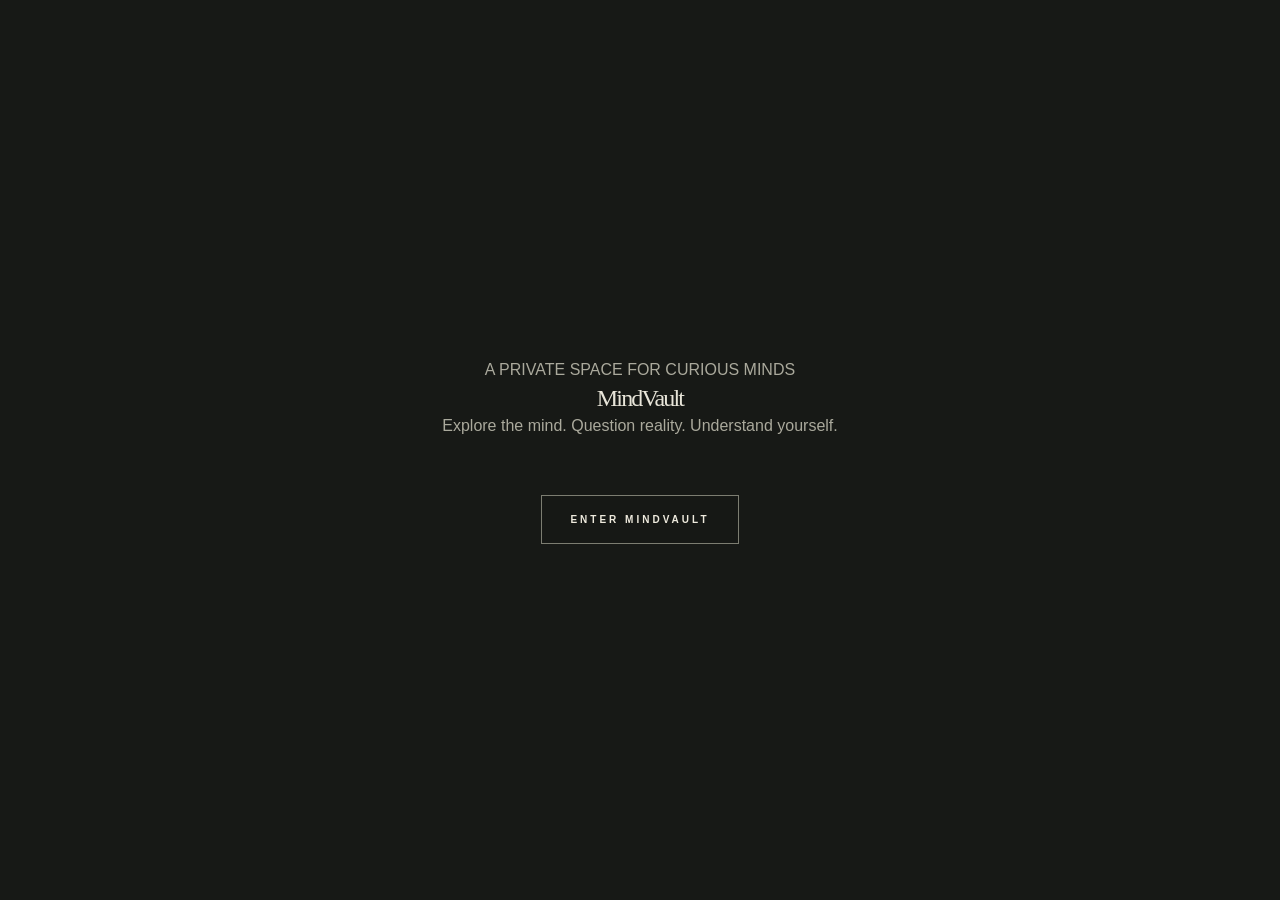
<file: index.html>
<!DOCTYPE html>
<html lang="en">
<head>
  <meta charset="UTF-8">
  <meta name="viewport" content="width=device-width, initial-scale=1.0">
  <meta name="theme-color" content="#101014">

  <title>MindVault | Explore the Mind</title>

  <meta
    name="description"
    content="MindVault is a space to explore philosophy, psychology, neuroscience, and the way we think."
  >

  <link rel="stylesheet" href="styles.css">
  <script src="app.js" defer></script>
</head>

<body>

  <!-- ENTRY SCREEN -->
  <section class="entry-screen" id="entryScreen">
    <div class="entry-content">
      <p class="eyebrow">A PRIVATE SPACE FOR CURIOUS MINDS</p>

      <h1>Mind<span>Vault</span></h1>

      <p class="entry-description">
        Explore the mind. Question reality. Understand yourself.
      </p>

      <button class="enter-button" id="enterButton" type="button">
        ENTER MINDVAULT
      </button>
    </div>
  </section>


  <!-- MAIN WEBSITE -->
  <div class="site-wrapper" id="siteWrapper" hidden>

    <!-- HEADER -->
    <header class="site-header">
      <a href="#home" class="logo">Mind<span>Vault</span></a>

      <nav class="main-nav" aria-label="Main navigation">
        <a href="#home">Home</a>
        <a href="#explore">Explore</a>
        <a href="#daily-ideas">Daily Ideas</a>
        <a href="#about">About</a>
      </nav>

      <button class="account-button" id="accountButton" type="button">
        Account
      </button>
    </header>


    <main>

      <!-- HERO -->
      <section class="hero-section" id="home">
        <div class="hero-content">
          <p class="eyebrow">THINK BEYOND THE OBVIOUS</p>

          <h2>
            Your mind is a universe.
            <span>Explore it.</span>
          </h2>

          <p>
            A place for ideas, questions, perspectives, and the science
            behind human thought.
          </p>

          <a href="#explore" class="primary-button">
            Explore MindVault
          </a>
        </div>

        <div class="hero-image">
          <img
            src="assets/hero-landscape.svg"
            alt="Atmospheric landscape representing exploration and thought"
          >
        </div>
      </section>


      <!-- INTRODUCTION -->
      <section class="intro-section" id="about">
        <p class="eyebrow">WELCOME TO MINDVAULT</p>

        <h2>Curiosity has no boundaries.</h2>

        <p>
          MindVault brings together philosophy, psychology, and neuroscience
          to help you examine ideas, understand behaviour, and question
          the assumptions shaping your world.
        </p>
      </section>


      <!-- EXPLORE -->
      <section class="explore-section" id="explore">
        <div class="section-heading">
          <p class="eyebrow">THE KNOWLEDGE LIBRARY</p>
          <h2>Explore your interests.</h2>
        </div>

        <div class="explore-grid">

          <article class="explore-card">
            <span class="card-number">01</span>
            <h3>Philosophy</h3>
            <p>
              Explore existence, ethics, identity, reality, and the
              questions that have challenged humanity for centuries.
            </p>
            <a href="#philosophy">Explore philosophy →</a>
          </article>

          <article class="explore-card">
            <span class="card-number">02</span>
            <h3>Psychology</h3>
            <p>
              Discover human behaviour, personality, emotions,
              cognition, and the patterns behind our decisions.
            </p>
            <a href="#psychology">Explore psychology →</a>
          </article>

          <article class="explore-card">
            <span class="card-number">03</span>
            <h3>Neuroscience</h3>
            <p>
              Learn about the brain, neural systems, memory,
              perception, and the biology of the mind.
            </p>
            <a href="#neuroscience">Explore neuroscience →</a>
          </article>

        </div>
      </section>


      <!-- DAILY IDEAS -->
      <section class="daily-section" id="daily-ideas">
        <p class="eyebrow">A LITTLE SOMETHING TO THINK ABOUT</p>
        <h2>Daily Ideas</h2>

        <p>
          One idea can change the way you see an entire subject.
        </p>

        <div class="daily-grid">
          <article class="daily-card">
            <h3>Philosophy</h3>
            <p>Questions about existence, meaning, and reality.</p>
          </article>

          <article class="daily-card">
            <h3>Psychology</h3>
            <p>Insights into behaviour, personality, and thought.</p>
          </article>

          <article class="daily-card">
            <h3>Neuroscience</h3>
            <p>Discoveries about the brain and nervous system.</p>
          </article>
        </div>
      </section>


      <!-- PERCEPTION LAB -->
      <section class="perception-section">
        <div class="section-heading">
          <p class="eyebrow">QUESTION YOUR PERSPECTIVE</p>
          <h2>Perception Lab</h2>
        </div>

        <p>
          Explore how context, assumptions, and interpretation
          can influence the way people understand the same situation.
        </p>

        <button class="secondary-button" id="perceptionButton" type="button">
          Enter the Lab
        </button>
      </section>


      <!-- CLOSING -->
      <section class="closing-section">
        <img
          src="assets/closing-landscape.svg"
          alt="A quiet atmospheric landscape"
        >

        <div class="closing-content">
          <p class="eyebrow">STAY CURIOUS</p>
          <h2>Never stop questioning.</h2>
          <p>Think independently. Explore deeply. Keep learning.</p>
        </div>
      </section>

    </main>


    <!-- FOOTER -->
    <footer class="site-footer">
      <a href="#home" class="logo">Mind<span>Vault</span></a>

      <p>
        A space for curious minds.
      </p>

      <p class="copyright">
        © 2026 MindVault. All rights reserved.
      </p>
    </footer>

  </div>

</body>
</html>
</file>
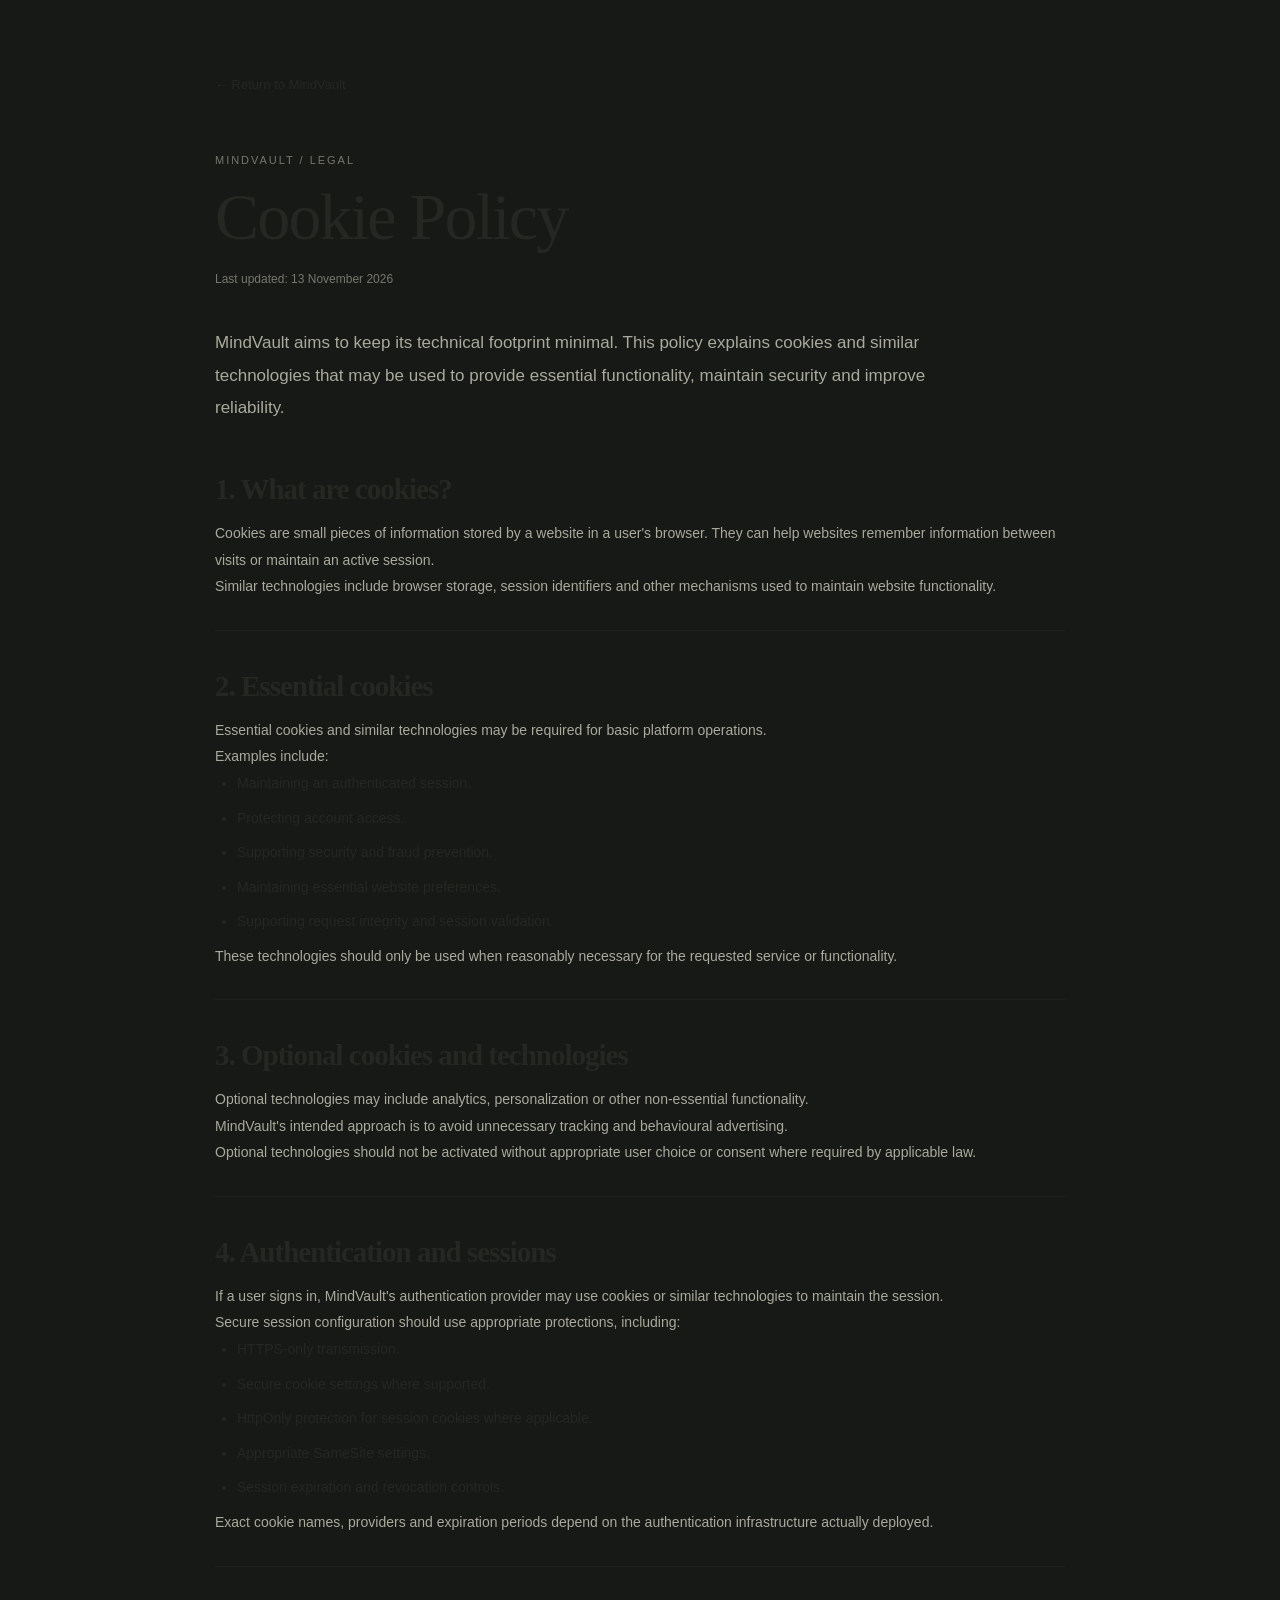
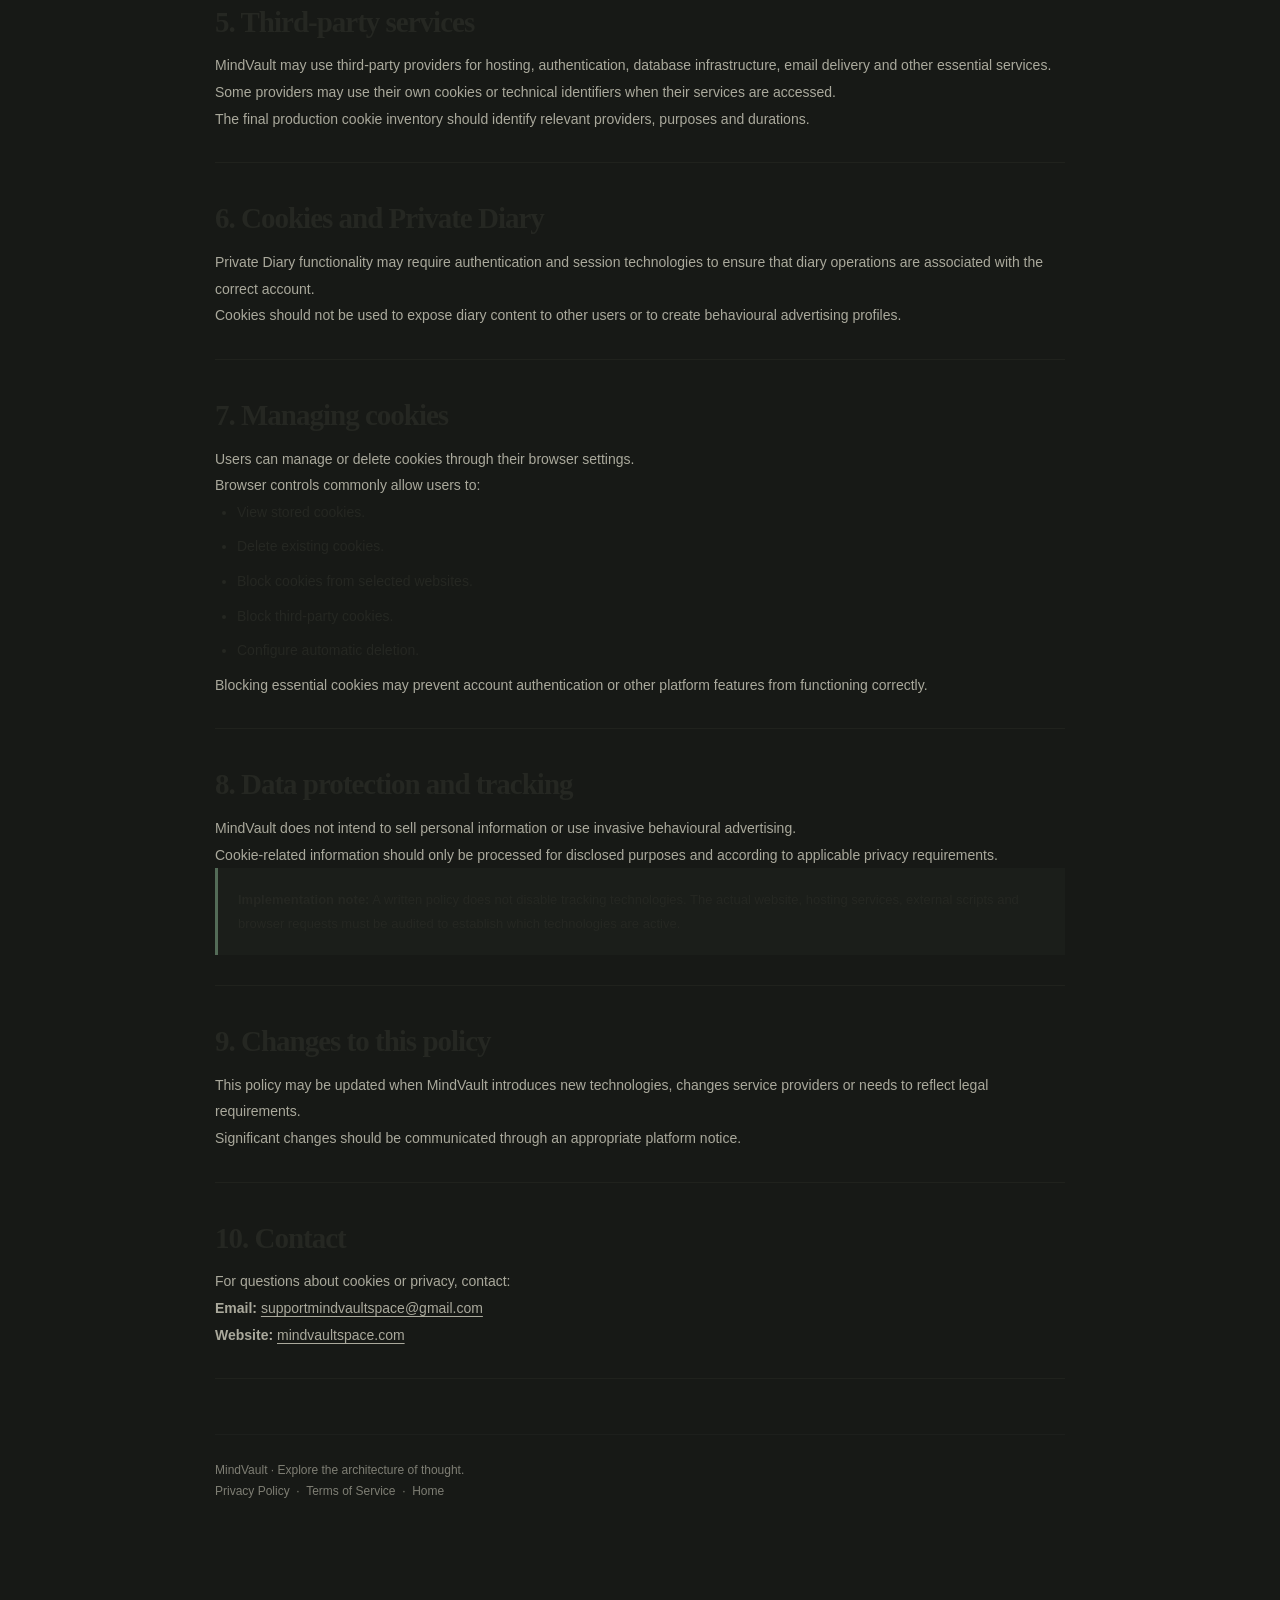
<file:  cookies.html>
<!DOCTYPE html>
<html lang="en">
<head>
  <meta charset="UTF-8">
  <meta name="viewport" content="width=device-width, initial-scale=1.0">

  <title>Cookie Policy | MindVault</title>

  <meta
    name="description"
    content="Understand how MindVault uses cookies and similar technologies."
  >

  <meta name="robots" content="index, follow">
  <meta name="theme-color" content="#171916">

  <link rel="stylesheet" href="styles.css">

  <style>
    .legal-page {
      min-height: 100vh;
      padding: 70px 22px 100px;
      background: var(--background, #f7f6f1);
      color: var(--text, #252722);
    }

    .legal-container {
      width: min(100%, 850px);
      margin: 0 auto;
    }

    .legal-back {
      display: inline-block;
      margin-bottom: 55px;
      color: inherit;
      font-size: 13px;
      text-decoration: none;
    }

    .legal-back:hover {
      opacity: 0.65;
    }

    .legal-eyebrow {
      margin-bottom: 12px;
      font-size: 11px;
      letter-spacing: 0.18em;
      text-transform: uppercase;
      opacity: 0.65;
    }

    .legal-title {
      margin: 0;
      font-family: "Cormorant Garamond", Georgia, serif;
      font-size: clamp(42px, 8vw, 66px);
      font-weight: 500;
      line-height: 1.05;
    }

    .legal-updated {
      margin: 18px 0 38px;
      font-size: 12px;
      opacity: 0.65;
    }

    .legal-intro {
      max-width: 720px;
      margin-bottom: 48px;
      font-size: 17px;
      line-height: 1.9;
    }

    .legal-section {
      margin: 0 0 38px;
      padding-bottom: 30px;
      border-bottom: 1px solid rgba(80, 80, 70, 0.16);
    }

    .legal-section h2 {
      margin: 0 0 13px;
      font-family: "Cormorant Garamond", Georgia, serif;
      font-size: 29px;
      font-weight: 600;
    }

    .legal-section p,
    .legal-section li {
      font-size: 14px;
      line-height: 1.9;
    }

    .legal-section ul {
      padding-left: 22px;
    }

    .legal-section li {
      margin-bottom: 8px;
    }

    .legal-section a {
      text-decoration: underline;
      text-underline-offset: 3px;
    }

    .legal-notice {
      padding: 20px;
      border-left: 3px solid #536b57;
      background: rgba(83, 107, 87, 0.07);
      font-size: 13px;
      line-height: 1.8;
    }

    .legal-footer {
      margin-top: 55px;
      padding-top: 25px;
      border-top: 1px solid rgba(80, 80, 70, 0.16);
      font-size: 12px;
      opacity: 0.7;
    }

    @media (max-width: 600px) {
      .legal-page {
        padding: 40px 19px 70px;
      }

      .legal-back {
        margin-bottom: 40px;
      }

      .legal-intro {
        font-size: 15px;
      }

      .legal-section h2 {
        font-size: 25px;
      }
    }
  </style>
</head>

<body>

  <main class="legal-page">
    <article class="legal-container">

      <a class="legal-back" href="index.html">
        ← Return to MindVault
      </a>

      <p class="legal-eyebrow">MindVault / Legal</p>

      <h1 class="legal-title">Cookie Policy</h1>

      <p class="legal-updated">
        Last updated: 13 November 2026
      </p>

      <p class="legal-intro">
        MindVault aims to keep its technical footprint
        minimal. This policy explains cookies and
        similar technologies that may be used to
        provide essential functionality, maintain
        security and improve reliability.
      </p>


      <section class="legal-section">
        <h2>1. What are cookies?</h2>

        <p>
          Cookies are small pieces of information
          stored by a website in a user's browser.
          They can help websites remember information
          between visits or maintain an active session.
        </p>

        <p>
          Similar technologies include browser storage,
          session identifiers and other mechanisms
          used to maintain website functionality.
        </p>
      </section>


      <section class="legal-section">
        <h2>2. Essential cookies</h2>

        <p>
          Essential cookies and similar technologies
          may be required for basic platform operations.
        </p>

        <p>Examples include:</p>

        <ul>
          <li>Maintaining an authenticated session.</li>
          <li>Protecting account access.</li>
          <li>Supporting security and fraud prevention.</li>
          <li>Maintaining essential website preferences.</li>
          <li>Supporting request integrity and session validation.</li>
        </ul>

        <p>
          These technologies should only be used when
          reasonably necessary for the requested
          service or functionality.
        </p>
      </section>


      <section class="legal-section">
        <h2>3. Optional cookies and technologies</h2>

        <p>
          Optional technologies may include analytics,
          personalization or other non-essential
          functionality.
        </p>

        <p>
          MindVault's intended approach is to avoid
          unnecessary tracking and behavioural
          advertising.
        </p>

        <p>
          Optional technologies should not be activated
          without appropriate user choice or consent
          where required by applicable law.
        </p>
      </section>


      <section class="legal-section">
        <h2>4. Authentication and sessions</h2>

        <p>
          If a user signs in, MindVault's authentication
          provider may use cookies or similar
          technologies to maintain the session.
        </p>

        <p>
          Secure session configuration should use
          appropriate protections, including:
        </p>

        <ul>
          <li>HTTPS-only transmission.</li>
          <li>Secure cookie settings where supported.</li>
          <li>HttpOnly protection for session cookies where applicable.</li>
          <li>Appropriate SameSite settings.</li>
          <li>Session expiration and revocation controls.</li>
        </ul>

        <p>
          Exact cookie names, providers and expiration
          periods depend on the authentication
          infrastructure actually deployed.
        </p>
      </section>


      <section class="legal-section">
        <h2>5. Third-party services</h2>

        <p>
          MindVault may use third-party providers
          for hosting, authentication, database
          infrastructure, email delivery and
          other essential services.
        </p>

        <p>
          Some providers may use their own cookies
          or technical identifiers when their
          services are accessed.
        </p>

        <p>
          The final production cookie inventory
          should identify relevant providers,
          purposes and durations.
        </p>
      </section>


      <section class="legal-section">
        <h2>6. Cookies and Private Diary</h2>

        <p>
          Private Diary functionality may require
          authentication and session technologies
          to ensure that diary operations are
          associated with the correct account.
        </p>

        <p>
          Cookies should not be used to expose
          diary content to other users or to create
          behavioural advertising profiles.
        </p>
      </section>


      <section class="legal-section">
        <h2>7. Managing cookies</h2>

        <p>
          Users can manage or delete cookies through
          their browser settings.
        </p>

        <p>
          Browser controls commonly allow users to:
        </p>

        <ul>
          <li>View stored cookies.</li>
          <li>Delete existing cookies.</li>
          <li>Block cookies from selected websites.</li>
          <li>Block third-party cookies.</li>
          <li>Configure automatic deletion.</li>
        </ul>

        <p>
          Blocking essential cookies may prevent
          account authentication or other platform
          features from functioning correctly.
        </p>
      </section>


      <section class="legal-section">
        <h2>8. Data protection and tracking</h2>

        <p>
          MindVault does not intend to sell personal
          information or use invasive behavioural
          advertising.
        </p>

        <p>
          Cookie-related information should only be
          processed for disclosed purposes and
          according to applicable privacy requirements.
        </p>

        <div class="legal-notice">
          <strong>Implementation note:</strong>
          A written policy does not disable tracking
          technologies. The actual website, hosting
          services, external scripts and browser
          requests must be audited to establish
          which technologies are active.
        </div>
      </section>


      <section class="legal-section">
        <h2>9. Changes to this policy</h2>

        <p>
          This policy may be updated when MindVault
          introduces new technologies, changes
          service providers or needs to reflect
          legal requirements.
        </p>

        <p>
          Significant changes should be communicated
          through an appropriate platform notice.
        </p>
      </section>


      <section class="legal-section">
        <h2>10. Contact</h2>

        <p>
          For questions about cookies or privacy,
          contact:
        </p>

        <p>
          <strong>Email:</strong>
          <a href="mailto:supportmindvaultspace@gmail.com">
            supportmindvaultspace@gmail.com
          </a>
        </p>

        <p>
          <strong>Website:</strong>
          <a href="https://mindvaultspace.com/">
            mindvaultspace.com
          </a>
        </p>
      </section>


      <footer class="legal-footer">
        <p>
          MindVault · Explore the architecture of thought.
        </p>

        <p>
          <a href="privacy.html">Privacy Policy</a>
          &nbsp;·&nbsp;
          <a href="terms.html">Terms of Service</a>
          &nbsp;·&nbsp;
          <a href="index.html">Home</a>
        </p>
      </footer>

    </article>
  </main>

</body>
</html>
</file>
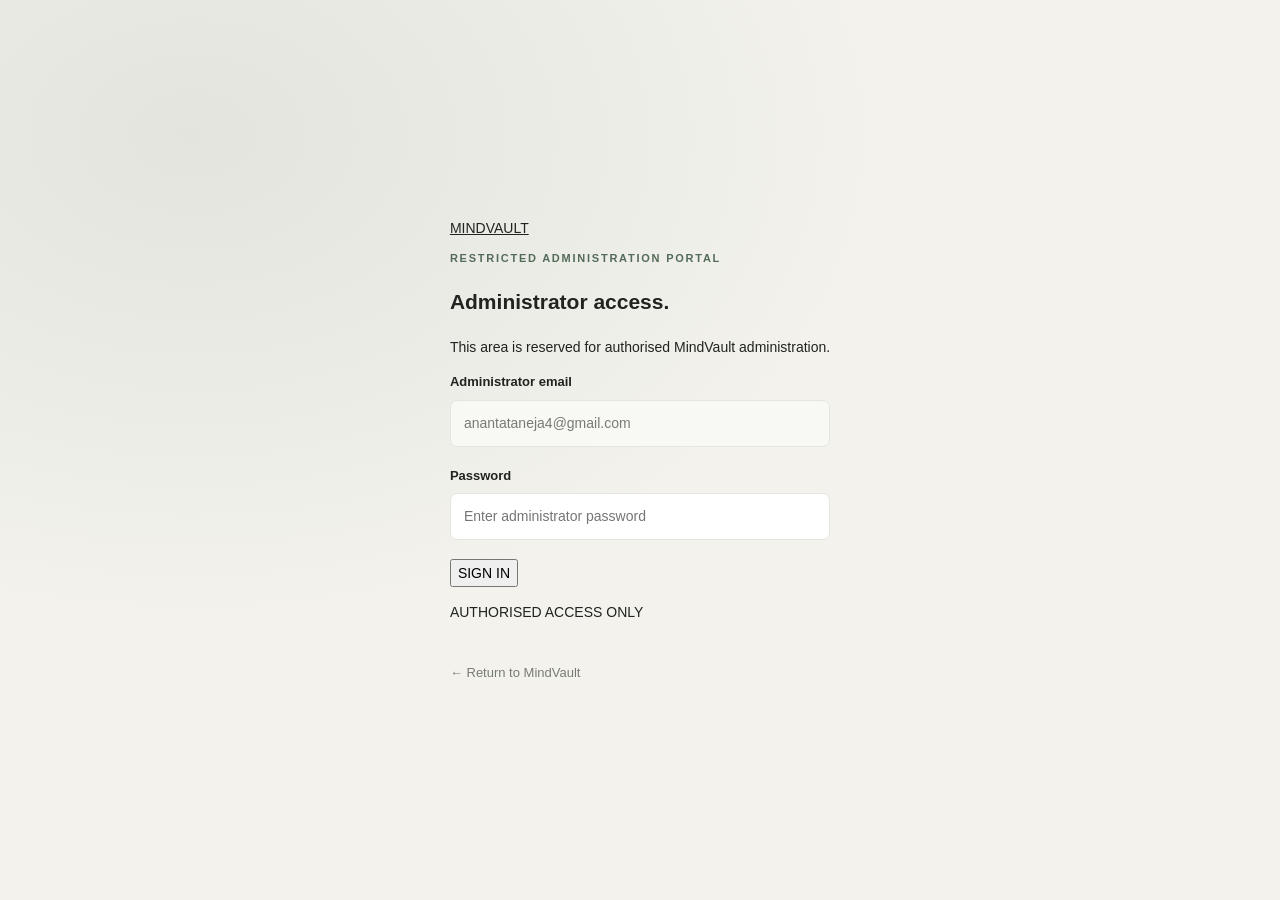
<file: admin.html>
<!DOCTYPE html>
<html lang="en">

<head>

  <meta charset="UTF-8">
  <meta name="viewport" content="width=device-width, initial-scale=1.0">

  <title>MindVault | Administration</title>

  <meta
    name="description"
    content="MindVault administration portal."
  >

  <meta name="robots" content="noindex, nofollow">

  <meta name="theme-color" content="#171916">

  <link rel="stylesheet" href="admin.css">

  <script src="admin.js" defer></script>

</head>

<body>

  <!-- ======================================
       ADMIN LOGIN
  ======================================= -->

  <main class="admin-login-page" id="adminLoginPage">

    <section class="admin-login-container">

      <a href="index.html" class="admin-wordmark">
        MINDVAULT
      </a>

      <p class="admin-eyebrow">
        RESTRICTED ADMINISTRATION PORTAL
      </p>

      <h1>Administrator access.</h1>

      <p class="admin-description">
        This area is reserved for authorised MindVault
        administration.
      </p>


      <form id="adminLoginForm">

        <div class="admin-form-group">

          <label for="adminEmail">
            Administrator email
          </label>

          <input
            type="email"
            id="adminEmail"
            name="email"
            value="anantataneja4@gmail.com"
            autocomplete="username"
            readonly
            required
          >

        </div>


        <div class="admin-form-group">

          <label for="adminPassword">
            Password
          </label>

          <input
            type="password"
            id="adminPassword"
            name="password"
            placeholder="Enter administrator password"
            autocomplete="current-password"
            required
          >

        </div>


        <p
          class="admin-message"
          id="adminLoginMessage"
          role="alert"
          aria-live="polite"
        ></p>


        <button
          type="submit"
          class="admin-login-button"
          id="adminLoginButton"
        >
          SIGN IN
        </button>

      </form>


      <p class="admin-security-note">
        AUTHORISED ACCESS ONLY
      </p>

      <a href="index.html" class="admin-back-link">
        ← Return to MindVault
      </a>

    </section>

  </main>


  <!-- ======================================
       ADMIN DASHBOARD
  ======================================= -->

  <div class="admin-dashboard" id="adminDashboard" hidden>


    <!-- SIDEBAR -->

    <aside class="admin-sidebar">

      <div class="admin-sidebar-brand">

        <a href="index.html" class="admin-wordmark">
          MINDVAULT
        </a>

        <p>ADMINISTRATION</p>

      </div>


      <nav class="admin-navigation" aria-label="Admin navigation">

        <p class="admin-nav-heading">OVERVIEW</p>

        <button
          type="button"
          class="admin-nav-item active"
          data-admin-section="overview"
        >
          Overview
        </button>


        <p class="admin-nav-heading">CONTENT MANAGEMENT</p>

        <button
          type="button"
          class="admin-nav-item"
          data-admin-section="philosophy"
        >
          Philosophy Archive
        </button>

        <button
          type="button"
          class="admin-nav-item"
          data-admin-section="perception"
        >
          Perception Lab
        </button>

        <button
          type="button"
          class="admin-nav-item"
          data-admin-section="experiments"
        >
          Psychology Experiments
        </button>

        <button
          type="button"
          class="admin-nav-item"
          data-admin-section="daily-ideas"
        >
          Daily Ideas
        </button>

        <button
          type="button"
          class="admin-nav-item"
          data-admin-section="thoughts"
        >
          Thought of the Day
        </button>

        <button
          type="button"
          class="admin-nav-item"
          data-admin-section="battles"
        >
          Philosophy Battles
        </button>


        <p class="admin-nav-heading">COMMUNITY</p>

        <button
          type="button"
          class="admin-nav-item"
          data-admin-section="debates"
        >
          Debate Room
        </button>

        <button
          type="button"
          class="admin-nav-item"
          data-admin-section="anonymous-diary"
        >
          Anonymous Diary
        </button>

        <button
          type="button"
          class="admin-nav-item"
          data-admin-section="reports"
        >
          User Reports
        </button>


        <p class="admin-nav-heading">PLATFORM</p>

        <button
          type="button"
          class="admin-nav-item"
          data-admin-section="notifications"
        >
          Announcements
        </button>

        <button
          type="button"
          class="admin-nav-item"
          data-admin-section="settings"
        >
          Settings
        </button>

      </nav>


      <div class="admin-sidebar-bottom">

        <p class="admin-session-label">
          ADMIN SESSION
        </p>

        <p id="adminSessionEmail">
          Administrator
        </p>

        <button
          type="button"
          id="adminLogoutButton"
          class="admin-logout-button"
        >
          LOG OUT
        </button>

      </div>

    </aside>


    <!-- MAIN DASHBOARD -->

    <main class="admin-main">


      <!-- TOP BAR -->

      <header class="admin-topbar">

        <div>
          <p class="admin-eyebrow">
            MINDVAULT CONTROL CENTRE
          </p>

          <h1 id="adminPageTitle">
            Overview
          </h1>
        </div>

        <a href="index.html" target="_blank" rel="noopener noreferrer">
          VIEW WEBSITE ↗
        </a>

      </header>


      <!-- OVERVIEW -->

      <section
        class="admin-content-section"
        id="adminOverview"
        data-panel="overview"
      >

        <div class="admin-welcome">

          <p class="admin-eyebrow">
            ADMINISTRATOR WORKSPACE
          </p>

          <h2>Manage the architecture.</h2>

          <p>
            Control educational content, discussions,
            submissions and platform settings.
          </p>

        </div>


        <div class="admin-stat-grid">

          <article class="admin-stat-card">
            <p>PHILOSOPHY ARTICLES</p>
            <h3 id="statPhilosophy">20</h3>
          </article>

          <article class="admin-stat-card">
            <p>DAILY IDEAS</p>
            <h3 id="statIdeas">60</h3>
          </article>

          <article class="admin-stat-card">
            <p>MONTHLY EXPERIMENT QUESTIONS</p>
            <h3 id="statExperiments">20</h3>
          </article>

          <article class="admin-stat-card">
            <p>DEBATE CYCLE</p>
            <h3>14 DAYS</h3>
          </article>

        </div>


        <div class="admin-information">

          <h3>Platform management</h3>

          <p>
            Content management and statistics will display
            live database information after backend integration.
          </p>

          <p class="admin-warning">
            Dashboard statistics shown here are initial
            configuration targets, not live user or database counts.
          </p>

        </div>

      </section>


      <!-- PHILOSOPHY -->

      <section
        class="admin-content-section"
        id="adminPhilosophy"
        data-panel="philosophy"
        hidden
      >

        <p class="admin-eyebrow">CONTENT MANAGEMENT</p>

        <h2>Philosophy Archive</h2>

        <p>
          Manage the 20 foundational philosophy articles.
        </p>

        <div class="admin-placeholder">
          Article editor and publishing controls will be connected here.
        </div>

      </section>


      <!-- PERCEPTION -->

      <section
        class="admin-content-section"
        id="adminPerception"
        data-panel="perception"
        hidden
      >

        <p class="admin-eyebrow">INTERACTIVE CONTENT</p>

        <h2>Perception Lab</h2>

        <p>
          Manage scenarios, images, questions,
          explanations and scientific references.
        </p>

        <div class="admin-placeholder">
          Perception exercise manager.
        </div>

      </section>


      <!-- EXPERIMENTS -->

      <section
        class="admin-content-section"
        id="adminExperiments"
        data-panel="experiments"
        hidden
      >

        <p class="admin-eyebrow">PSYCHOLOGY</p>

        <h2>Psychology Experiments</h2>

        <p>
          Manage monthly releases and their 20 questions.
        </p>

        <div class="admin-placeholder">

          <h3>Monthly release management</h3>

          <p>
            Create, edit, reorder, preview and publish questions.
          </p>

        </div>

      </section>


      <!-- DAILY IDEAS -->

      <section
        class="admin-content-section"
        id="adminDailyIdeas"
        data-panel="daily-ideas"
        hidden
      >

        <p class="admin-eyebrow">EDITORIAL COLLECTION</p>

        <h2>Daily Ideas</h2>

        <p>
          Manage philosophy, psychology and neuroscience ideas.
        </p>

        <div class="admin-placeholder">
          Daily Ideas content manager.
        </div>

      </section>


      <!-- THOUGHTS -->

      <section
        class="admin-content-section"
        id="adminThoughts"
        data-panel="thoughts"
        hidden
      >

        <p class="admin-eyebrow">EDITORIAL COLLECTION</p>

        <h2>Thought of the Day</h2>

        <p>
          Manage original thoughts, external reading
          and anonymous community perspectives.
        </p>

        <div class="admin-placeholder">
          Thought collection manager.
        </div>

      </section>


      <!-- BATTLES -->

      <section
        class="admin-content-section"
        id="adminBattles"
        data-panel="battles"
        hidden
      >

        <p class="admin-eyebrow">ARGUMENT & REASONING</p>

        <h2>Philosophy Battles</h2>

        <p>
          Manage opposing philosophical positions,
          arguments and references.
        </p>

        <div class="admin-placeholder">
          Philosophy Battles manager.
        </div>

      </section>


      <!-- DEBATES -->

      <section
        class="admin-content-section"
        id="adminDebates"
        data-panel="debates"
        hidden
      >

        <p class="admin-eyebrow">COMMUNITY</p>

        <h2>Debate Room</h2>

        <p>
          Manage discussion topics, fortnightly publishing,
          archives, pinned debates and moderation.
        </p>

        <div class="admin-placeholder">

          <h3>14-day topic cycle</h3>

          <p>
            Publish new topics every 14 days and archive
            previous discussions without deleting them.
          </p>

        </div>

      </section>


      <!-- ANONYMOUS DIARY -->

      <section
        class="admin-content-section"
        id="adminAnonymousDiary"
        data-panel="anonymous-diary"
        hidden
      >

        <p class="admin-eyebrow">COMMUNITY SUBMISSIONS</p>

        <h2>Anonymous Diary</h2>

        <p>
          Review reported submissions and moderate
          public reflections.
        </p>

        <div class="admin-placeholder">
          Anonymous submission moderation.
        </div>

      </section>


      <!-- REPORTS -->

      <section
        class="admin-content-section"
        id="adminReports"
        data-panel="reports"
        hidden
      >

        <p class="admin-eyebrow">SAFETY & MODERATION</p>

        <h2>User Reports</h2>

        <p>
          Review reports and record moderation decisions.
        </p>

        <div class="admin-placeholder">
          Report management and moderation queue.
        </div>

      </section>


      <!-- NOTIFICATIONS -->

      <section
        class="admin-content-section"
        id="adminNotifications"
        data-panel="notifications"
        hidden
      >

        <p class="admin-eyebrow">PLATFORM COMMUNICATION</p>

        <h2>Announcements</h2>

        <p>
          Prepare platform announcements and content updates.
        </p>

        <div class="admin-placeholder">
          Announcement editor.
        </div>

      </section>


      <!-- SETTINGS -->

      <section
        class="admin-content-section"
        id="adminSettings"
        data-panel="settings"
        hidden
      >

        <p class="admin-eyebrow">PLATFORM CONFIGURATION</p>

        <h2>Settings</h2>

        <p>
          Manage administrator permissions, platform
          configuration and audit records.
        </p>

        <div class="admin-placeholder">
          Secure configuration controls will be connected
          through the backend.
        </div>

      </section>


    </main>

  </div>


</body>

</html>
</file>
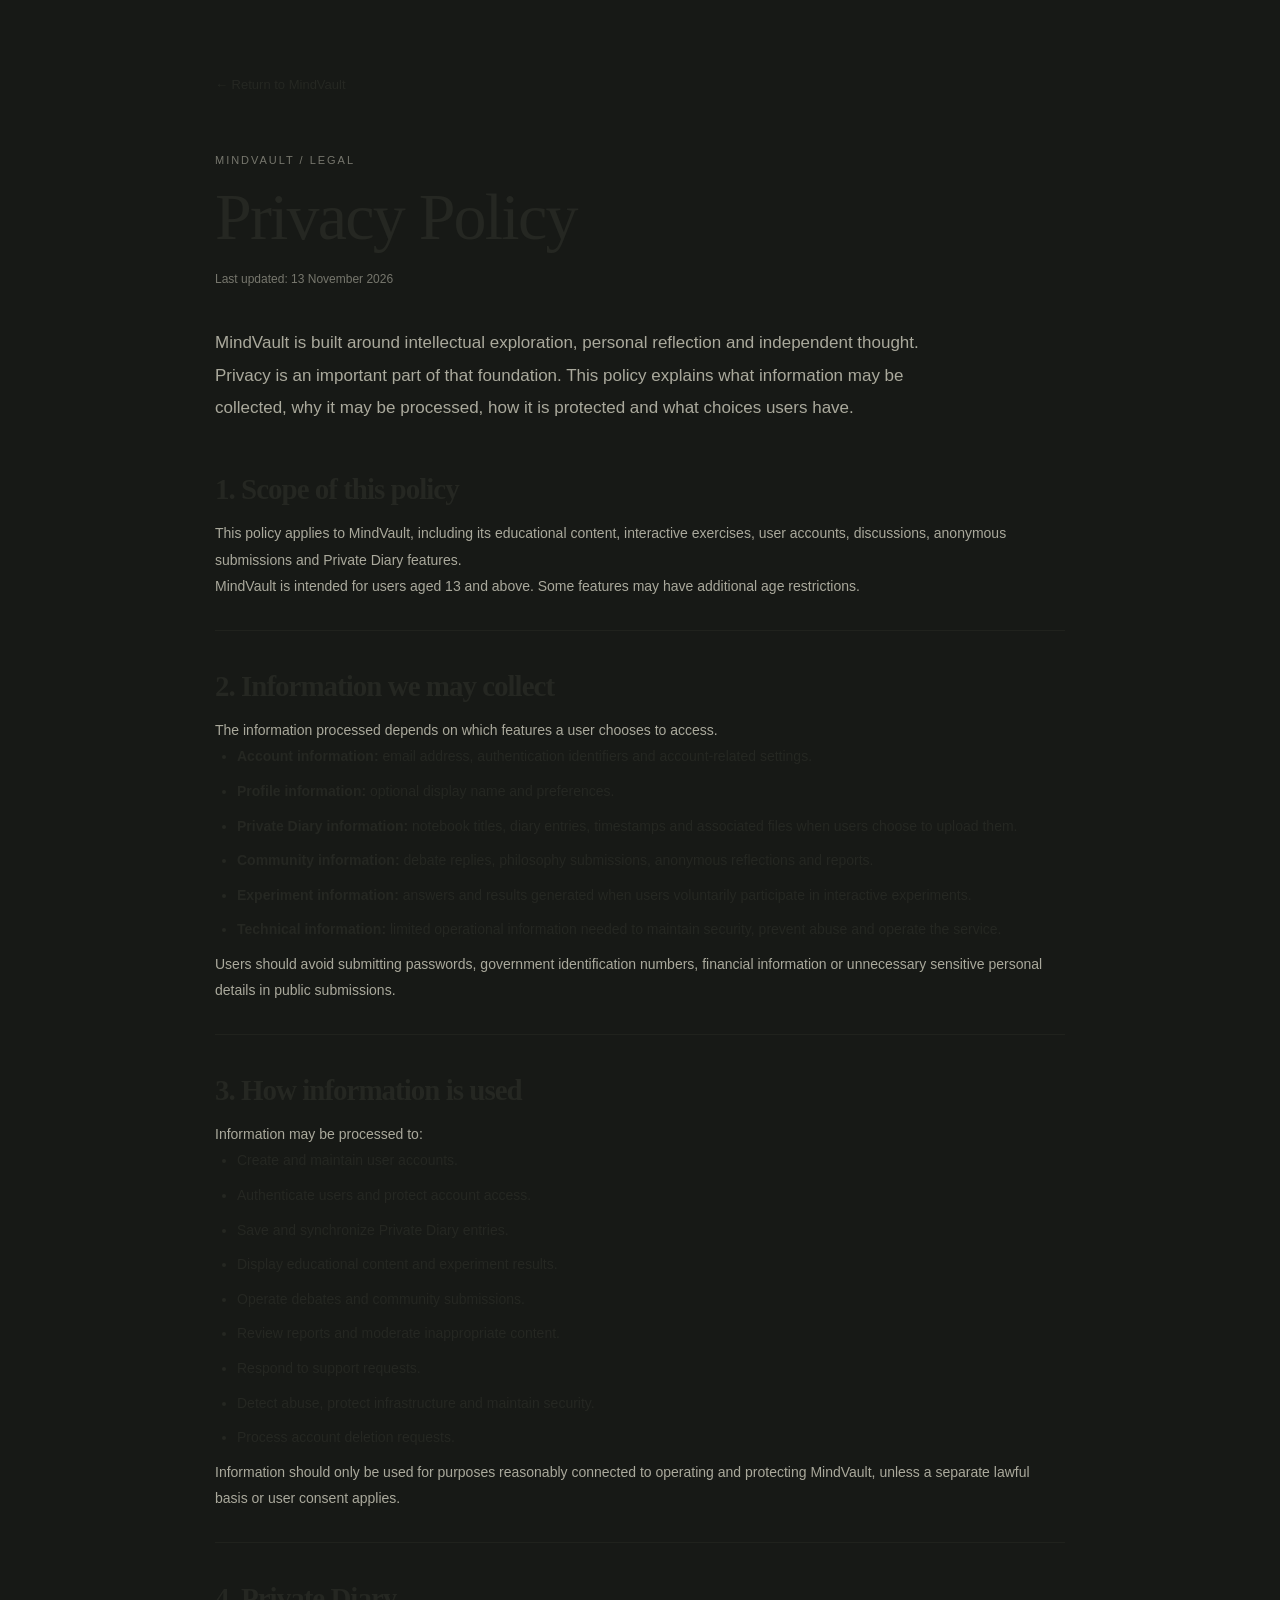
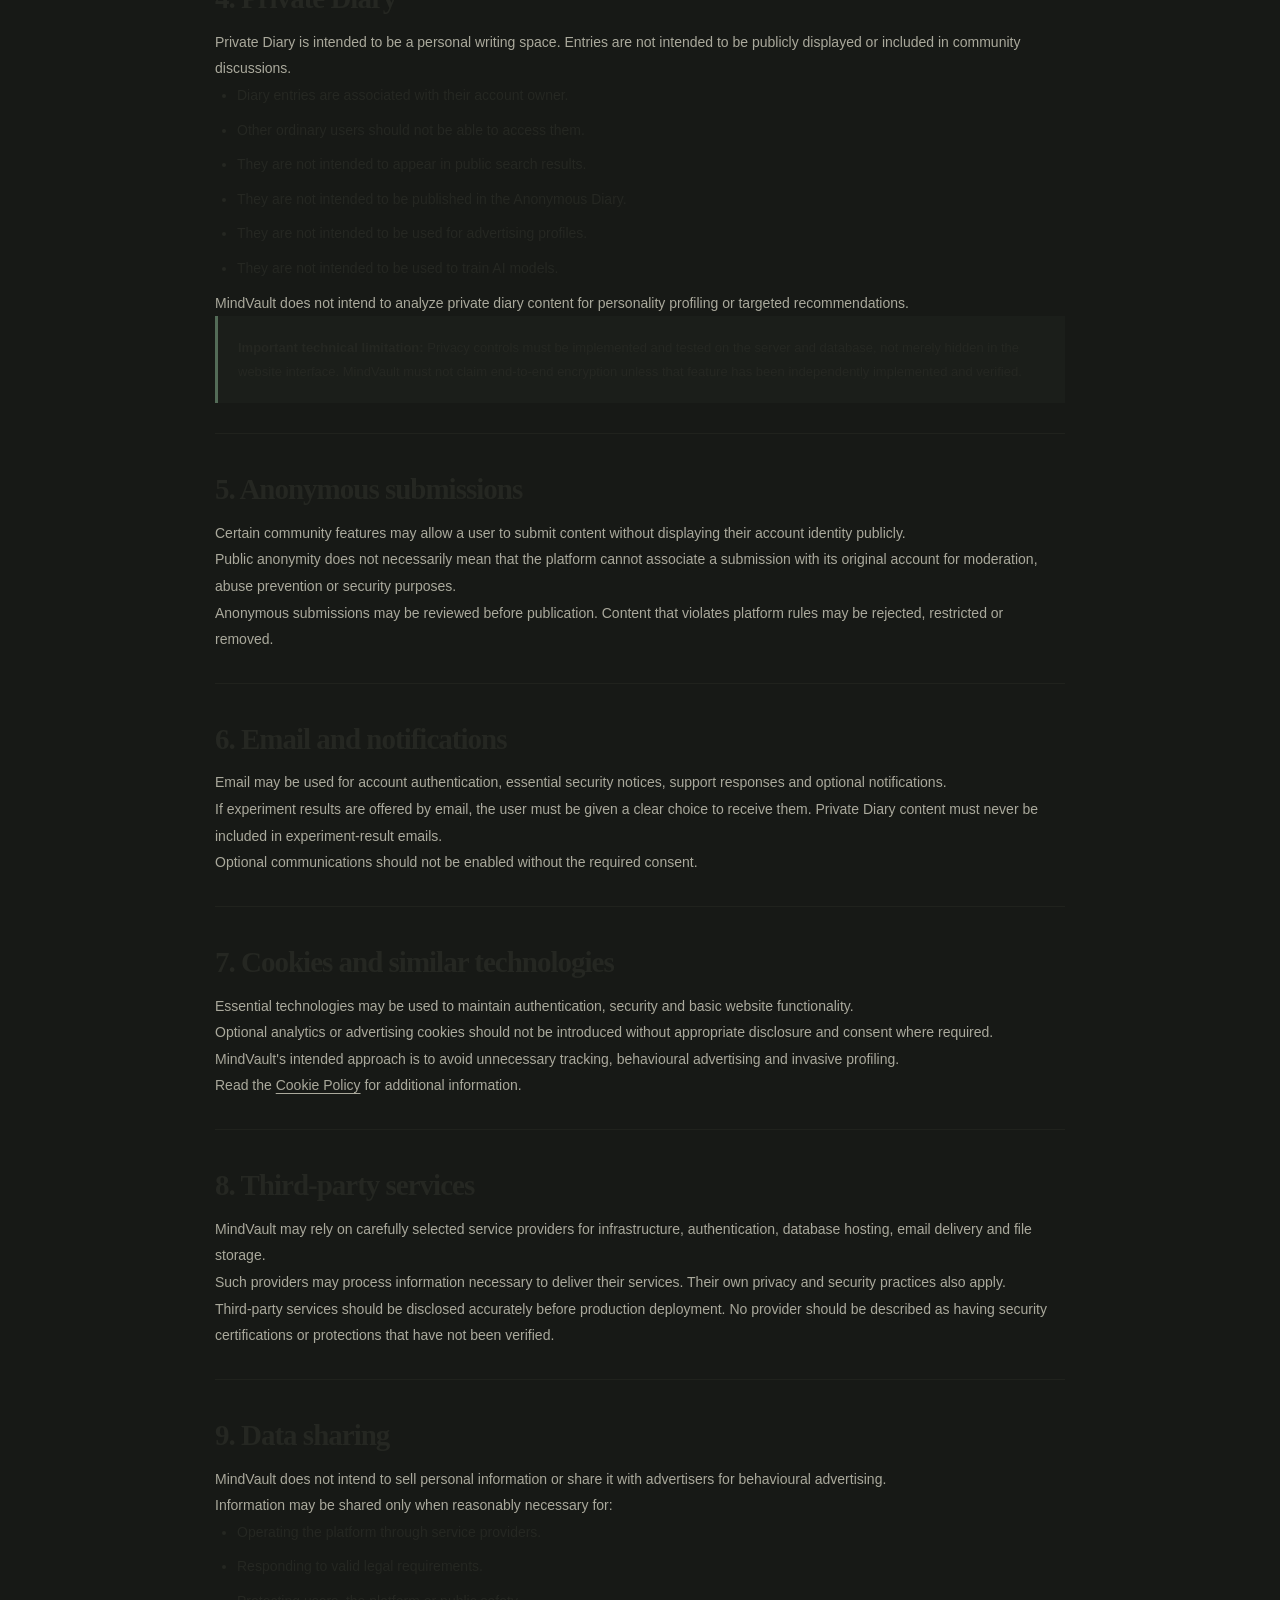
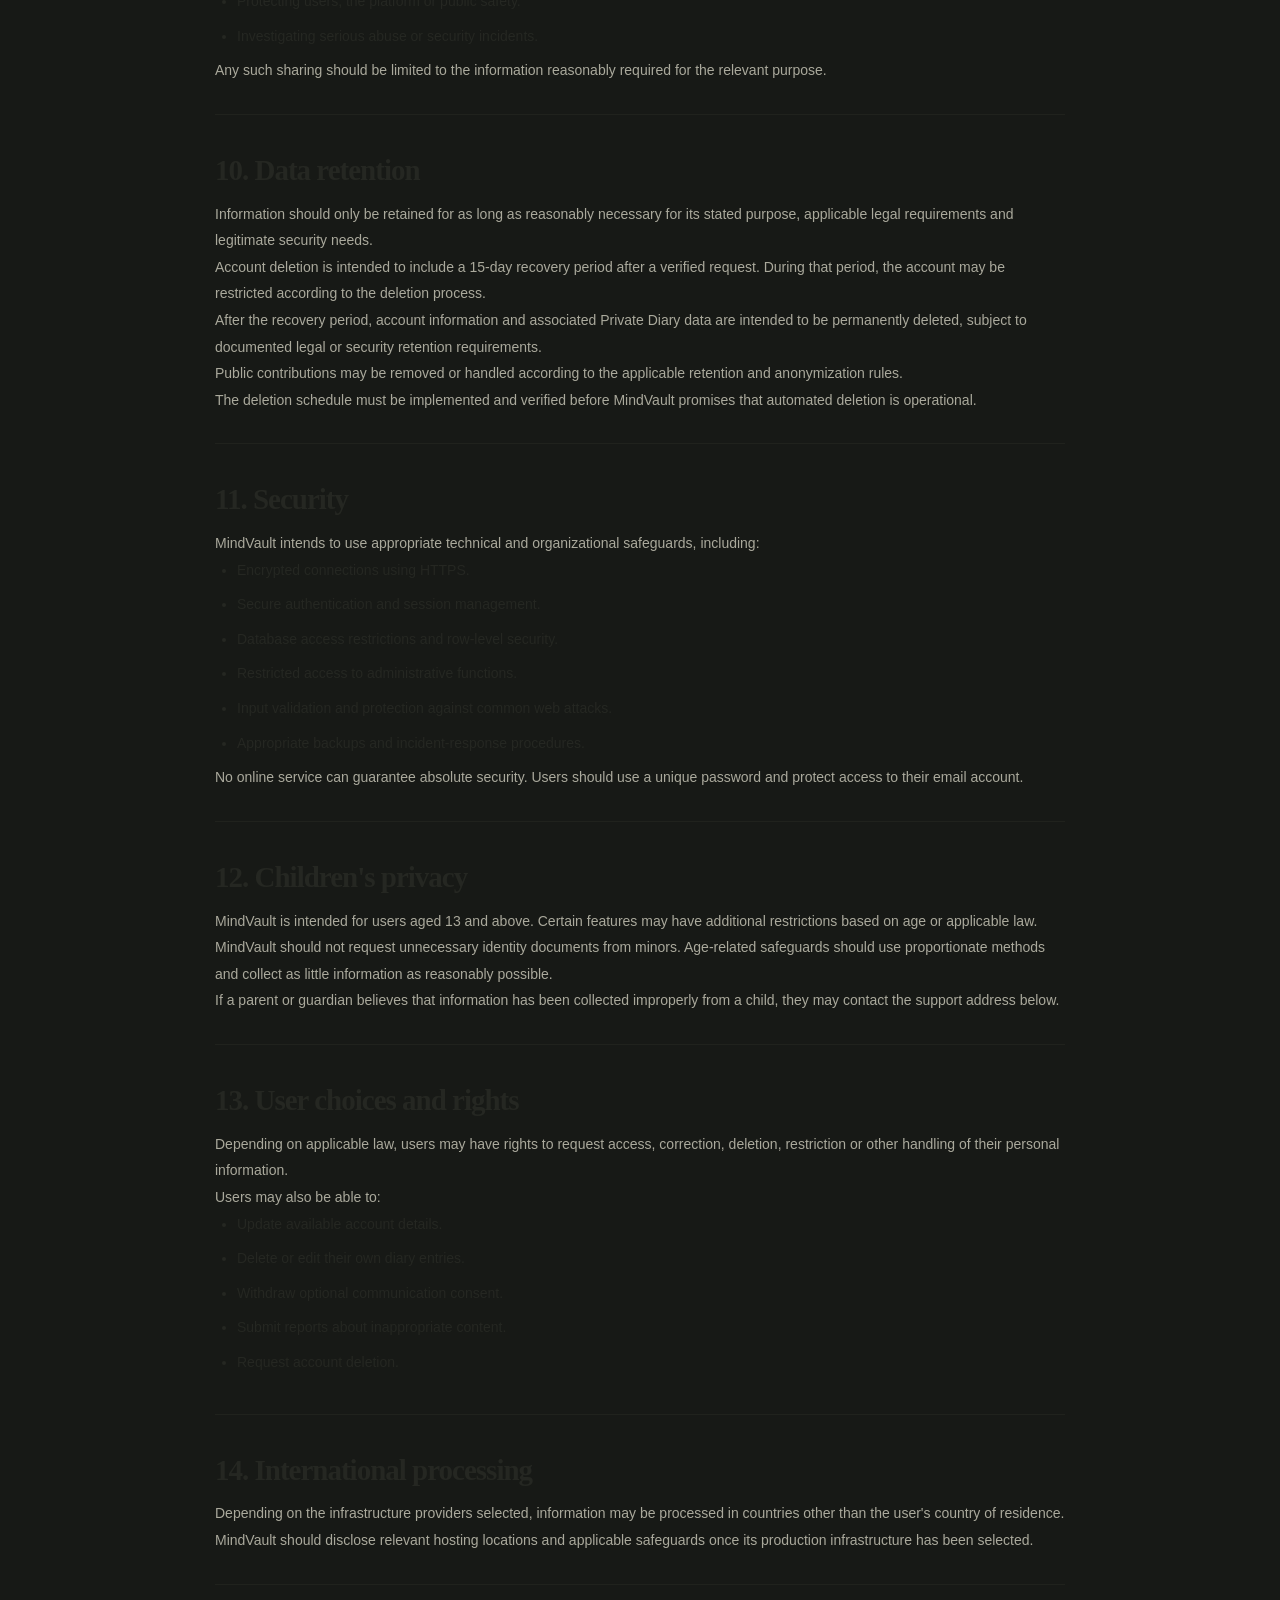
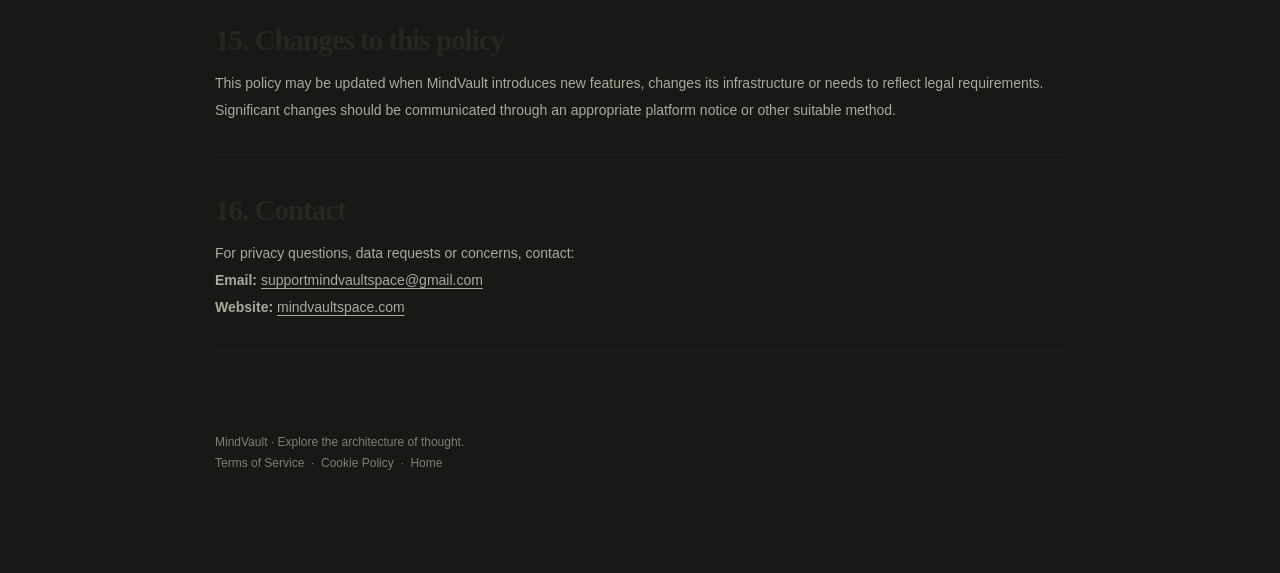
<file: privacy.html>
<!DOCTYPE html>
<html lang="en">
<head>
  <meta charset="UTF-8">
  <meta name="viewport" content="width=device-width, initial-scale=1.0">

  <title>Privacy Policy | MindVault</title>

  <meta
    name="description"
    content="Learn how MindVault collects, uses, protects and manages personal information."
  >

  <meta name="robots" content="index, follow">
  <meta name="theme-color" content="#171916">

  <link rel="stylesheet" href="styles.css">

  <style>
    .legal-page {
      min-height: 100vh;
      padding: 70px 22px 100px;
      background: var(--background, #f7f6f1);
      color: var(--text, #252722);
    }

    .legal-container {
      width: min(100%, 850px);
      margin: 0 auto;
    }

    .legal-back {
      display: inline-block;
      margin-bottom: 55px;
      color: inherit;
      font-size: 13px;
      text-decoration: none;
    }

    .legal-back:hover {
      opacity: 0.65;
    }

    .legal-eyebrow {
      margin-bottom: 12px;
      font-size: 11px;
      letter-spacing: 0.18em;
      text-transform: uppercase;
      opacity: 0.65;
    }

    .legal-title {
      margin: 0;
      font-family: "Cormorant Garamond", Georgia, serif;
      font-size: clamp(42px, 8vw, 66px);
      font-weight: 500;
      line-height: 1.05;
    }

    .legal-updated {
      margin: 18px 0 38px;
      font-size: 12px;
      opacity: 0.65;
    }

    .legal-intro {
      max-width: 720px;
      margin-bottom: 48px;
      font-size: 17px;
      line-height: 1.9;
    }

    .legal-section {
      margin: 0 0 38px;
      padding-bottom: 30px;
      border-bottom: 1px solid rgba(80, 80, 70, 0.16);
    }

    .legal-section h2 {
      margin: 0 0 13px;
      font-family: "Cormorant Garamond", Georgia, serif;
      font-size: 29px;
      font-weight: 600;
    }

    .legal-section p,
    .legal-section li {
      font-size: 14px;
      line-height: 1.9;
    }

    .legal-section ul {
      padding-left: 22px;
    }

    .legal-section li {
      margin-bottom: 8px;
    }

    .legal-section a {
      text-decoration: underline;
      text-underline-offset: 3px;
    }

    .legal-notice {
      padding: 20px;
      border-left: 3px solid #536b57;
      background: rgba(83, 107, 87, 0.07);
      font-size: 13px;
      line-height: 1.8;
    }

    .legal-footer {
      margin-top: 55px;
      padding-top: 25px;
      border-top: 1px solid rgba(80, 80, 70, 0.16);
      font-size: 12px;
      opacity: 0.7;
    }

    @media (max-width: 600px) {
      .legal-page {
        padding: 40px 19px 70px;
      }

      .legal-back {
        margin-bottom: 40px;
      }

      .legal-intro {
        font-size: 15px;
      }

      .legal-section h2 {
        font-size: 25px;
      }
    }
  </style>
</head>

<body>

  <main class="legal-page">
    <article class="legal-container">

      <a class="legal-back" href="index.html">
        ← Return to MindVault
      </a>

      <p class="legal-eyebrow">MindVault / Legal</p>

      <h1 class="legal-title">Privacy Policy</h1>

      <p class="legal-updated">
        Last updated: 13 November 2026
      </p>

      <p class="legal-intro">
        MindVault is built around intellectual exploration,
        personal reflection and independent thought.

        Privacy is an important part of that foundation.
        This policy explains what information may be collected,
        why it may be processed, how it is protected and what
        choices users have.
      </p>


      <section class="legal-section">
        <h2>1. Scope of this policy</h2>

        <p>
          This policy applies to MindVault, including its
          educational content, interactive exercises, user
          accounts, discussions, anonymous submissions and
          Private Diary features.
        </p>

        <p>
          MindVault is intended for users aged 13 and above.
          Some features may have additional age restrictions.
        </p>
      </section>


      <section class="legal-section">
        <h2>2. Information we may collect</h2>

        <p>
          The information processed depends on which features
          a user chooses to access.
        </p>

        <ul>
          <li>
            <strong>Account information:</strong>
            email address, authentication identifiers and
            account-related settings.
          </li>

          <li>
            <strong>Profile information:</strong>
            optional display name and preferences.
          </li>

          <li>
            <strong>Private Diary information:</strong>
            notebook titles, diary entries, timestamps and
            associated files when users choose to upload them.
          </li>

          <li>
            <strong>Community information:</strong>
            debate replies, philosophy submissions, anonymous
            reflections and reports.
          </li>

          <li>
            <strong>Experiment information:</strong>
            answers and results generated when users voluntarily
            participate in interactive experiments.
          </li>

          <li>
            <strong>Technical information:</strong>
            limited operational information needed to maintain
            security, prevent abuse and operate the service.
          </li>
        </ul>

        <p>
          Users should avoid submitting passwords, government
          identification numbers, financial information or
          unnecessary sensitive personal details in public
          submissions.
        </p>
      </section>


      <section class="legal-section">
        <h2>3. How information is used</h2>

        <p>Information may be processed to:</p>

        <ul>
          <li>Create and maintain user accounts.</li>
          <li>Authenticate users and protect account access.</li>
          <li>Save and synchronize Private Diary entries.</li>
          <li>Display educational content and experiment results.</li>
          <li>Operate debates and community submissions.</li>
          <li>Review reports and moderate inappropriate content.</li>
          <li>Respond to support requests.</li>
          <li>Detect abuse, protect infrastructure and maintain security.</li>
          <li>Process account deletion requests.</li>
        </ul>

        <p>
          Information should only be used for purposes reasonably
          connected to operating and protecting MindVault, unless
          a separate lawful basis or user consent applies.
        </p>
      </section>


      <section class="legal-section">
        <h2>4. Private Diary</h2>

        <p>
          Private Diary is intended to be a personal writing
          space. Entries are not intended to be publicly
          displayed or included in community discussions.
        </p>

        <ul>
          <li>Diary entries are associated with their account owner.</li>
          <li>Other ordinary users should not be able to access them.</li>
          <li>They are not intended to appear in public search results.</li>
          <li>They are not intended to be published in the Anonymous Diary.</li>
          <li>They are not intended to be used for advertising profiles.</li>
          <li>They are not intended to be used to train AI models.</li>
        </ul>

        <p>
          MindVault does not intend to analyze private diary
          content for personality profiling or targeted
          recommendations.
        </p>

        <div class="legal-notice">
          <strong>Important technical limitation:</strong>
          Privacy controls must be implemented and tested on
          the server and database, not merely hidden in the
          website interface. MindVault must not claim end-to-end
          encryption unless that feature has been independently
          implemented and verified.
        </div>
      </section>


      <section class="legal-section">
        <h2>5. Anonymous submissions</h2>

        <p>
          Certain community features may allow a user to submit
          content without displaying their account identity
          publicly.
        </p>

        <p>
          Public anonymity does not necessarily mean that the
          platform cannot associate a submission with its
          original account for moderation, abuse prevention
          or security purposes.
        </p>

        <p>
          Anonymous submissions may be reviewed before
          publication. Content that violates platform rules
          may be rejected, restricted or removed.
        </p>
      </section>


      <section class="legal-section">
        <h2>6. Email and notifications</h2>

        <p>
          Email may be used for account authentication,
          essential security notices, support responses and
          optional notifications.
        </p>

        <p>
          If experiment results are offered by email, the user
          must be given a clear choice to receive them.
          Private Diary content must never be included in
          experiment-result emails.
        </p>

        <p>
          Optional communications should not be enabled without
          the required consent.
        </p>
      </section>


      <section class="legal-section">
        <h2>7. Cookies and similar technologies</h2>

        <p>
          Essential technologies may be used to maintain
          authentication, security and basic website
          functionality.
        </p>

        <p>
          Optional analytics or advertising cookies should not
          be introduced without appropriate disclosure and
          consent where required.
        </p>

        <p>
          MindVault's intended approach is to avoid unnecessary
          tracking, behavioural advertising and invasive
          profiling.
        </p>

        <p>
          Read the
          <a href="cookies.html">Cookie Policy</a>
          for additional information.
        </p>
      </section>


      <section class="legal-section">
        <h2>8. Third-party services</h2>

        <p>
          MindVault may rely on carefully selected service
          providers for infrastructure, authentication,
          database hosting, email delivery and file storage.
        </p>

        <p>
          Such providers may process information necessary
          to deliver their services. Their own privacy and
          security practices also apply.
        </p>

        <p>
          Third-party services should be disclosed accurately
          before production deployment. No provider should be
          described as having security certifications or
          protections that have not been verified.
        </p>
      </section>


      <section class="legal-section">
        <h2>9. Data sharing</h2>

        <p>
          MindVault does not intend to sell personal
          information or share it with advertisers for
          behavioural advertising.
        </p>

        <p>
          Information may be shared only when reasonably
          necessary for:
        </p>

        <ul>
          <li>Operating the platform through service providers.</li>
          <li>Responding to valid legal requirements.</li>
          <li>Protecting users, the platform or public safety.</li>
          <li>Investigating serious abuse or security incidents.</li>
        </ul>

        <p>
          Any such sharing should be limited to the information
          reasonably required for the relevant purpose.
        </p>
      </section>


      <section class="legal-section">
        <h2>10. Data retention</h2>

        <p>
          Information should only be retained for as long as
          reasonably necessary for its stated purpose,
          applicable legal requirements and legitimate
          security needs.
        </p>

        <p>
          Account deletion is intended to include a
          15-day recovery period after a verified request.
          During that period, the account may be restricted
          according to the deletion process.
        </p>

        <p>
          After the recovery period, account information and
          associated Private Diary data are intended to be
          permanently deleted, subject to documented legal
          or security retention requirements.
        </p>

        <p>
          Public contributions may be removed or handled
          according to the applicable retention and
          anonymization rules.
        </p>

        <p>
          The deletion schedule must be implemented and
          verified before MindVault promises that automated
          deletion is operational.
        </p>
      </section>


      <section class="legal-section">
        <h2>11. Security</h2>

        <p>
          MindVault intends to use appropriate technical
          and organizational safeguards, including:
        </p>

        <ul>
          <li>Encrypted connections using HTTPS.</li>
          <li>Secure authentication and session management.</li>
          <li>Database access restrictions and row-level security.</li>
          <li>Restricted access to administrative functions.</li>
          <li>Input validation and protection against common web attacks.</li>
          <li>Appropriate backups and incident-response procedures.</li>
        </ul>

        <p>
          No online service can guarantee absolute security.
          Users should use a unique password and protect
          access to their email account.
        </p>
      </section>


      <section class="legal-section">
        <h2>12. Children's privacy</h2>

        <p>
          MindVault is intended for users aged 13 and above.
          Certain features may have additional restrictions
          based on age or applicable law.
        </p>

        <p>
          MindVault should not request unnecessary identity
          documents from minors. Age-related safeguards
          should use proportionate methods and collect
          as little information as reasonably possible.
        </p>

        <p>
          If a parent or guardian believes that information
          has been collected improperly from a child,
          they may contact the support address below.
        </p>
      </section>


      <section class="legal-section">
        <h2>13. User choices and rights</h2>

        <p>
          Depending on applicable law, users may have rights
          to request access, correction, deletion, restriction
          or other handling of their personal information.
        </p>

        <p>
          Users may also be able to:
        </p>

        <ul>
          <li>Update available account details.</li>
          <li>Delete or edit their own diary entries.</li>
          <li>Withdraw optional communication consent.</li>
          <li>Submit reports about inappropriate content.</li>
          <li>Request account deletion.</li>
        </ul>
      </section>


      <section class="legal-section">
        <h2>14. International processing</h2>

        <p>
          Depending on the infrastructure providers selected,
          information may be processed in countries other
          than the user's country of residence.
        </p>

        <p>
          MindVault should disclose relevant hosting locations
          and applicable safeguards once its production
          infrastructure has been selected.
        </p>
      </section>


      <section class="legal-section">
        <h2>15. Changes to this policy</h2>

        <p>
          This policy may be updated when MindVault introduces
          new features, changes its infrastructure or needs
          to reflect legal requirements.
        </p>

        <p>
          Significant changes should be communicated through
          an appropriate platform notice or other suitable
          method.
        </p>
      </section>


      <section class="legal-section">
        <h2>16. Contact</h2>

        <p>
          For privacy questions, data requests or concerns,
          contact:
        </p>

        <p>
          <strong>Email:</strong>
          <a href="mailto:supportmindvaultspace@gmail.com">
            supportmindvaultspace@gmail.com
          </a>
        </p>

        <p>
          <strong>Website:</strong>
          <a href="https://mindvaultspace.com/">
            mindvaultspace.com
          </a>
        </p>
      </section>


      <footer class="legal-footer">
        <p>
          MindVault · Explore the architecture of thought.
        </p>

        <p>
          <a href="terms.html">Terms of Service</a>
          &nbsp;·&nbsp;
          <a href="cookies.html">Cookie Policy</a>
          &nbsp;·&nbsp;
          <a href="index.html">Home</a>
        </p>
      </footer>

    </article>
  </main>

</body>
</html>
</file>
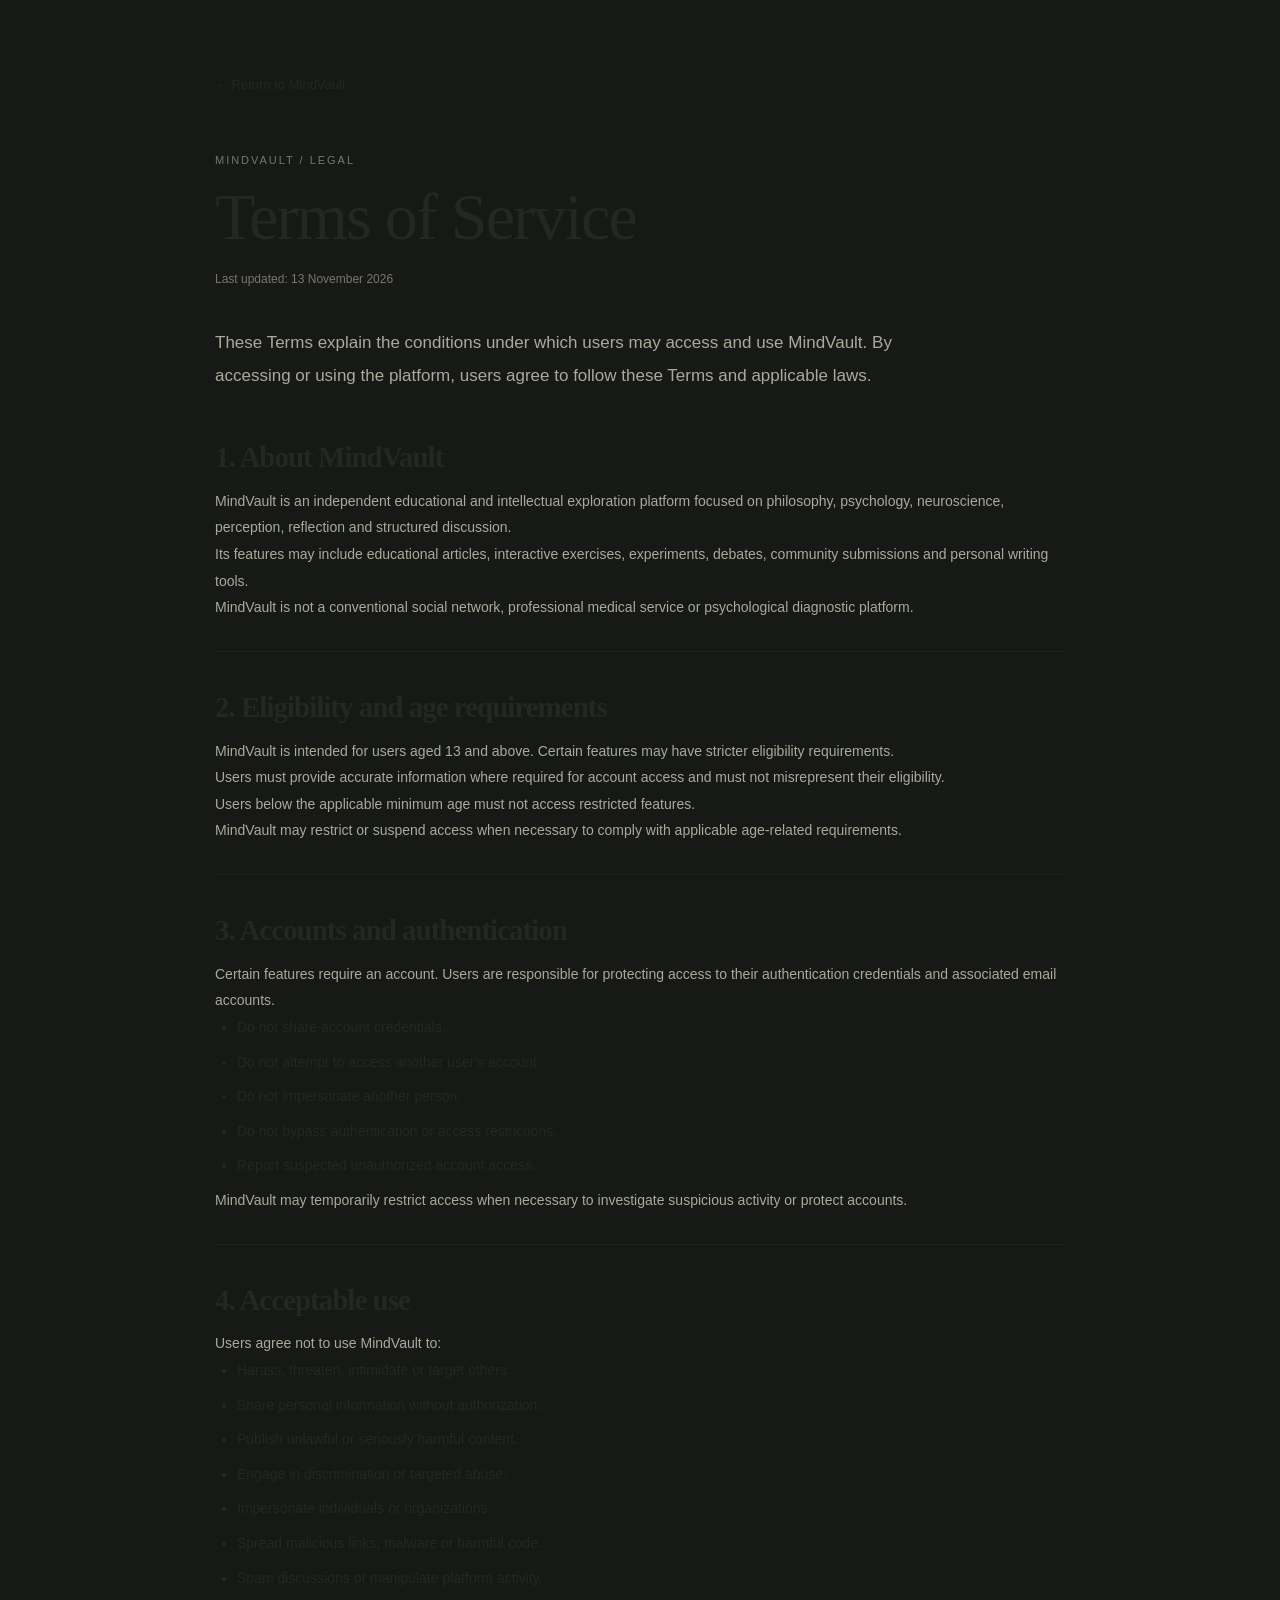
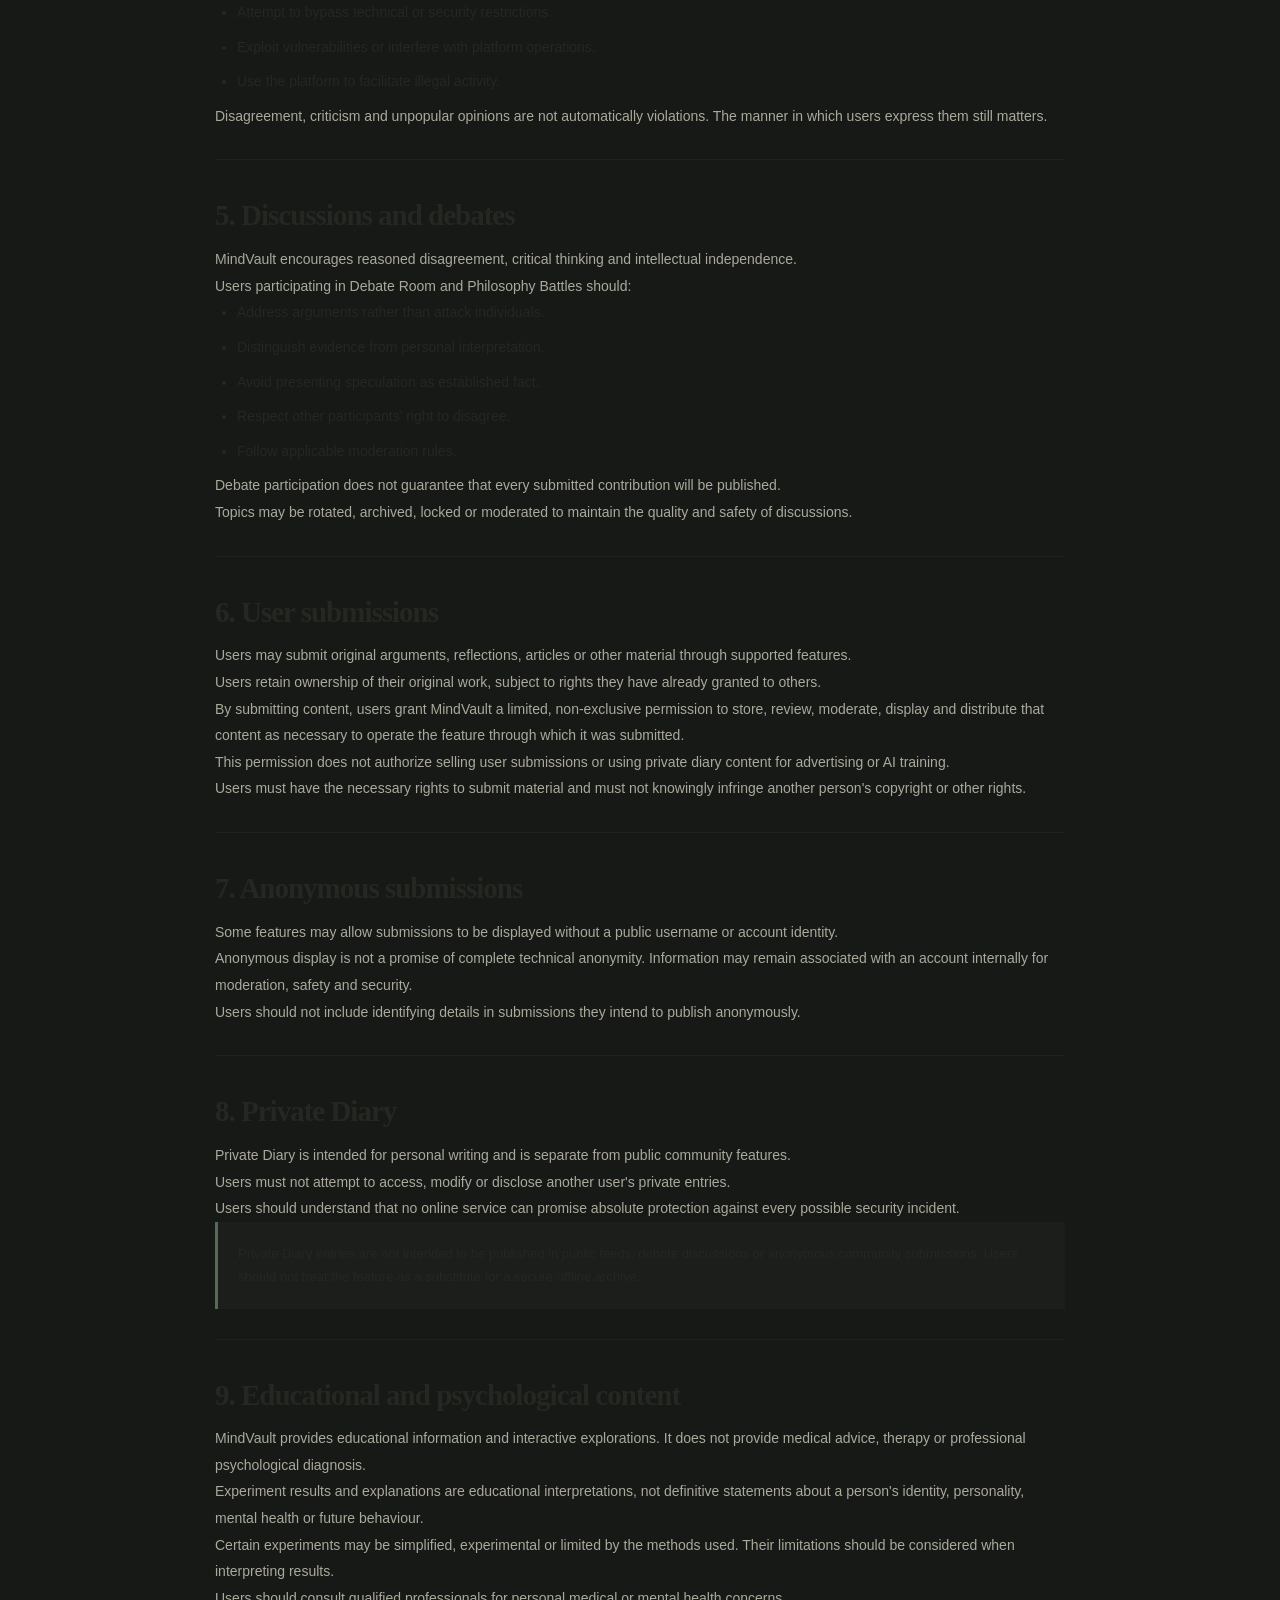
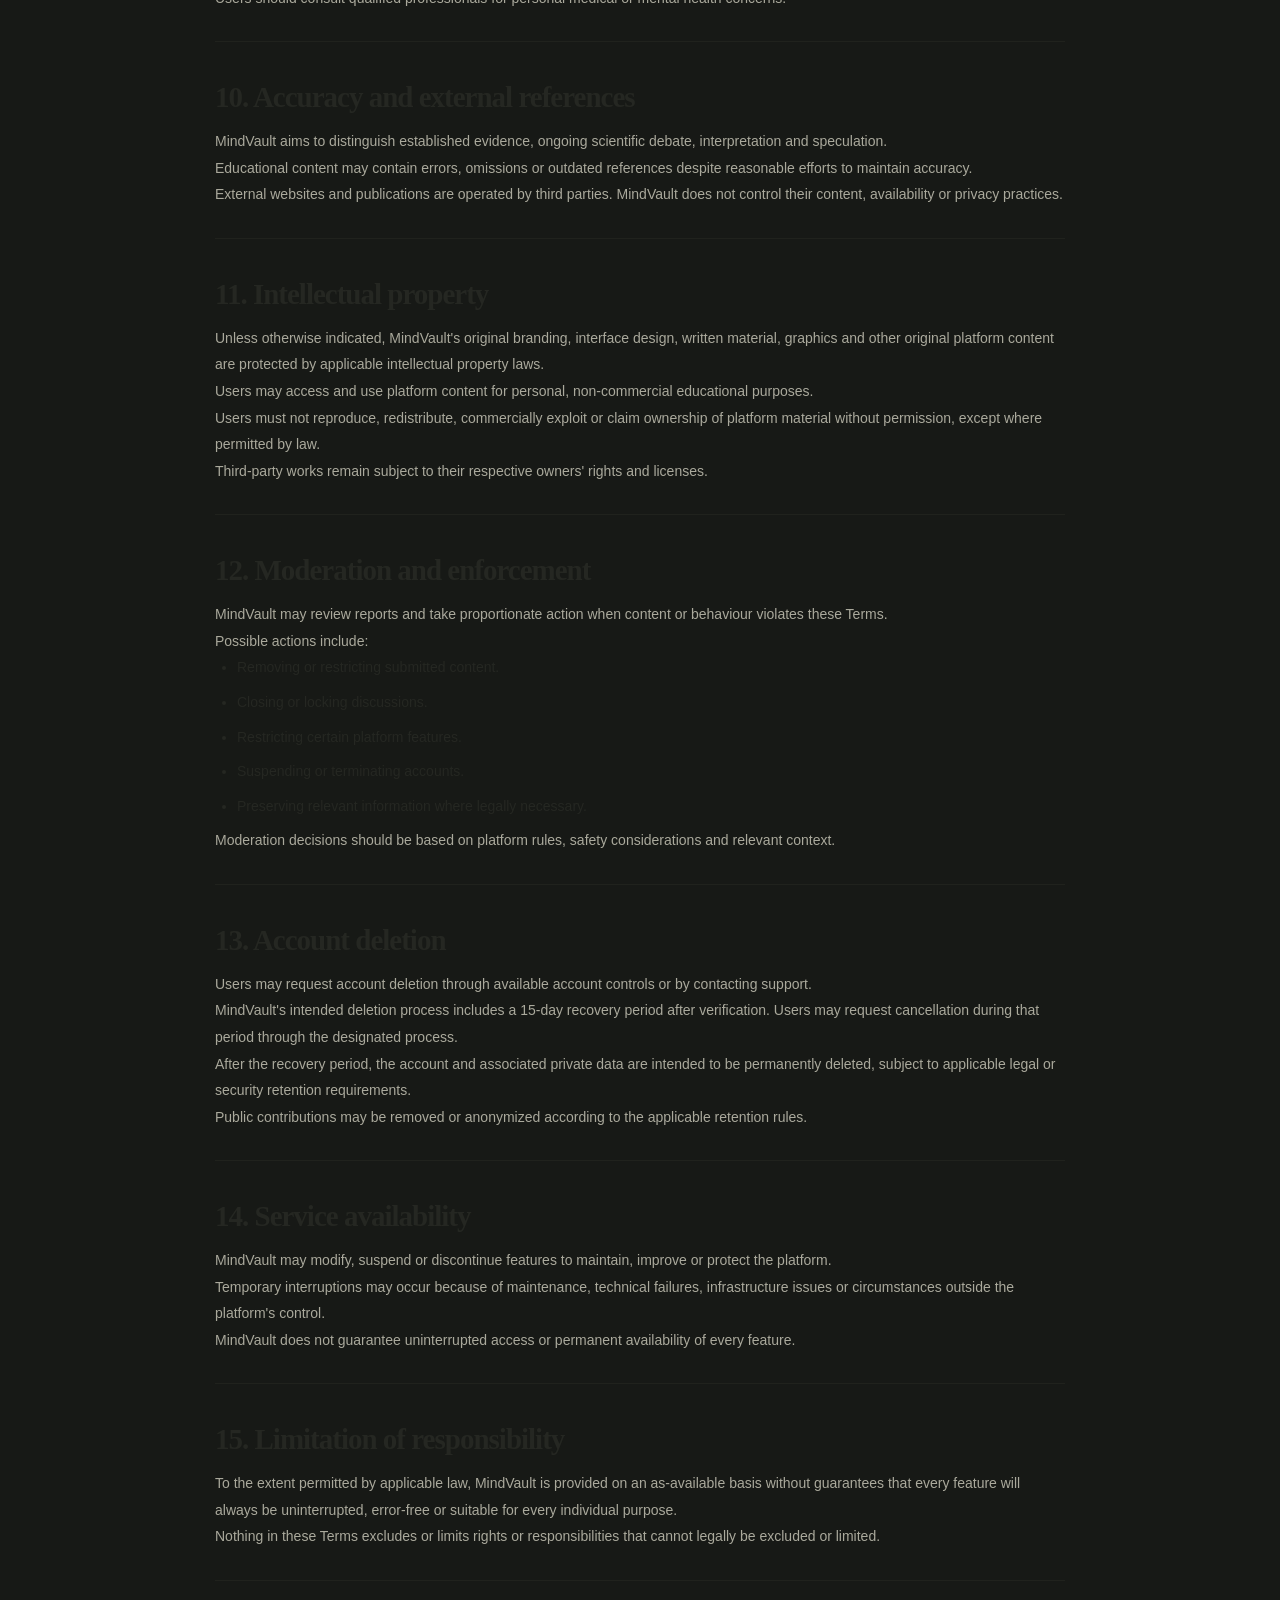
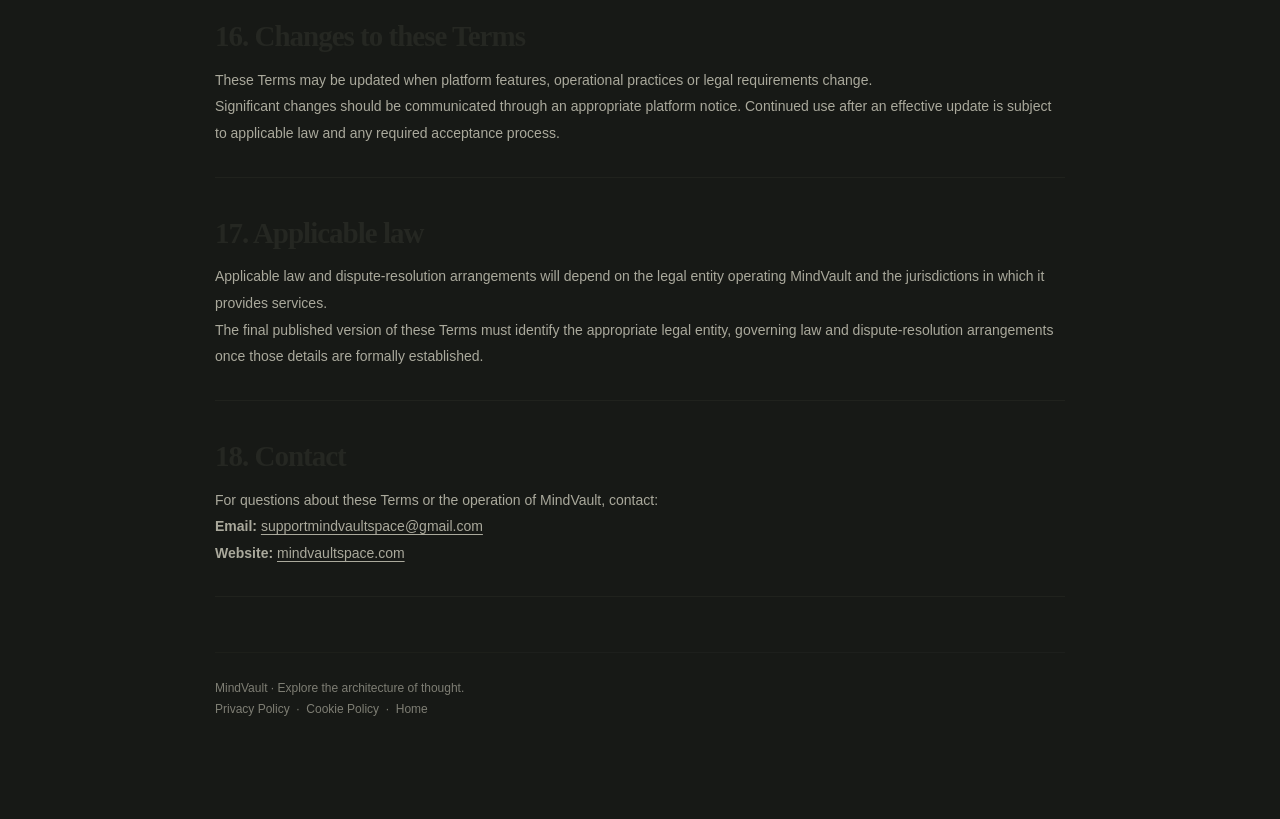
<file: terms.html>
<!DOCTYPE html>
<html lang="en">
<head>
  <meta charset="UTF-8">
  <meta name="viewport" content="width=device-width, initial-scale=1.0">

  <title>Terms of Service | MindVault</title>

  <meta
    name="description"
    content="Read the terms and conditions governing access to and use of MindVault."
  >

  <meta name="robots" content="index, follow">
  <meta name="theme-color" content="#171916">

  <link rel="stylesheet" href="styles.css">

  <style>
    .legal-page {
      min-height: 100vh;
      padding: 70px 22px 100px;
      background: var(--background, #f7f6f1);
      color: var(--text, #252722);
    }

    .legal-container {
      width: min(100%, 850px);
      margin: 0 auto;
    }

    .legal-back {
      display: inline-block;
      margin-bottom: 55px;
      color: inherit;
      font-size: 13px;
      text-decoration: none;
    }

    .legal-back:hover {
      opacity: 0.65;
    }

    .legal-eyebrow {
      margin-bottom: 12px;
      font-size: 11px;
      letter-spacing: 0.18em;
      text-transform: uppercase;
      opacity: 0.65;
    }

    .legal-title {
      margin: 0;
      font-family: "Cormorant Garamond", Georgia, serif;
      font-size: clamp(42px, 8vw, 66px);
      font-weight: 500;
      line-height: 1.05;
    }

    .legal-updated {
      margin: 18px 0 38px;
      font-size: 12px;
      opacity: 0.65;
    }

    .legal-intro {
      max-width: 720px;
      margin-bottom: 48px;
      font-size: 17px;
      line-height: 1.9;
    }

    .legal-section {
      margin: 0 0 38px;
      padding-bottom: 30px;
      border-bottom: 1px solid rgba(80, 80, 70, 0.16);
    }

    .legal-section h2 {
      margin: 0 0 13px;
      font-family: "Cormorant Garamond", Georgia, serif;
      font-size: 29px;
      font-weight: 600;
    }

    .legal-section p,
    .legal-section li {
      font-size: 14px;
      line-height: 1.9;
    }

    .legal-section ul {
      padding-left: 22px;
    }

    .legal-section li {
      margin-bottom: 8px;
    }

    .legal-section a {
      text-decoration: underline;
      text-underline-offset: 3px;
    }

    .legal-notice {
      padding: 20px;
      border-left: 3px solid #536b57;
      background: rgba(83, 107, 87, 0.07);
      font-size: 13px;
      line-height: 1.8;
    }

    .legal-footer {
      margin-top: 55px;
      padding-top: 25px;
      border-top: 1px solid rgba(80, 80, 70, 0.16);
      font-size: 12px;
      opacity: 0.7;
    }

    @media (max-width: 600px) {
      .legal-page {
        padding: 40px 19px 70px;
      }

      .legal-back {
        margin-bottom: 40px;
      }

      .legal-intro {
        font-size: 15px;
      }

      .legal-section h2 {
        font-size: 25px;
      }
    }
  </style>
</head>

<body>

  <main class="legal-page">
    <article class="legal-container">

      <a class="legal-back" href="index.html">
        ← Return to MindVault
      </a>

      <p class="legal-eyebrow">MindVault / Legal</p>

      <h1 class="legal-title">Terms of Service</h1>

      <p class="legal-updated">
        Last updated: 13 November 2026
      </p>

      <p class="legal-intro">
        These Terms explain the conditions under which
        users may access and use MindVault.

        By accessing or using the platform, users agree
        to follow these Terms and applicable laws.
      </p>


      <section class="legal-section">
        <h2>1. About MindVault</h2>

        <p>
          MindVault is an independent educational and
          intellectual exploration platform focused on
          philosophy, psychology, neuroscience, perception,
          reflection and structured discussion.
        </p>

        <p>
          Its features may include educational articles,
          interactive exercises, experiments, debates,
          community submissions and personal writing tools.
        </p>

        <p>
          MindVault is not a conventional social network,
          professional medical service or psychological
          diagnostic platform.
        </p>
      </section>


      <section class="legal-section">
        <h2>2. Eligibility and age requirements</h2>

        <p>
          MindVault is intended for users aged 13 and above.
          Certain features may have stricter eligibility
          requirements.
        </p>

        <p>
          Users must provide accurate information where
          required for account access and must not
          misrepresent their eligibility.
        </p>

        <p>
          Users below the applicable minimum age must not
          access restricted features.
        </p>

        <p>
          MindVault may restrict or suspend access when
          necessary to comply with applicable age-related
          requirements.
        </p>
      </section>


      <section class="legal-section">
        <h2>3. Accounts and authentication</h2>

        <p>
          Certain features require an account.
          Users are responsible for protecting access
          to their authentication credentials and
          associated email accounts.
        </p>

        <ul>
          <li>Do not share account credentials.</li>
          <li>Do not attempt to access another user's account.</li>
          <li>Do not impersonate another person.</li>
          <li>Do not bypass authentication or access restrictions.</li>
          <li>Report suspected unauthorized account access.</li>
        </ul>

        <p>
          MindVault may temporarily restrict access when
          necessary to investigate suspicious activity
          or protect accounts.
        </p>
      </section>


      <section class="legal-section">
        <h2>4. Acceptable use</h2>

        <p>
          Users agree not to use MindVault to:
        </p>

        <ul>
          <li>Harass, threaten, intimidate or target others.</li>
          <li>Share personal information without authorization.</li>
          <li>Publish unlawful or seriously harmful content.</li>
          <li>Engage in discrimination or targeted abuse.</li>
          <li>Impersonate individuals or organizations.</li>
          <li>Spread malicious links, malware or harmful code.</li>
          <li>Spam discussions or manipulate platform activity.</li>
          <li>Attempt to bypass technical or security restrictions.</li>
          <li>Exploit vulnerabilities or interfere with platform operations.</li>
          <li>Use the platform to facilitate illegal activity.</li>
        </ul>

        <p>
          Disagreement, criticism and unpopular opinions
          are not automatically violations. The manner
          in which users express them still matters.
        </p>
      </section>


      <section class="legal-section">
        <h2>5. Discussions and debates</h2>

        <p>
          MindVault encourages reasoned disagreement,
          critical thinking and intellectual independence.
        </p>

        <p>
          Users participating in Debate Room and
          Philosophy Battles should:
        </p>

        <ul>
          <li>Address arguments rather than attack individuals.</li>
          <li>Distinguish evidence from personal interpretation.</li>
          <li>Avoid presenting speculation as established fact.</li>
          <li>Respect other participants' right to disagree.</li>
          <li>Follow applicable moderation rules.</li>
        </ul>

        <p>
          Debate participation does not guarantee that
          every submitted contribution will be published.
        </p>

        <p>
          Topics may be rotated, archived, locked or
          moderated to maintain the quality and safety
          of discussions.
        </p>
      </section>


      <section class="legal-section">
        <h2>6. User submissions</h2>

        <p>
          Users may submit original arguments, reflections,
          articles or other material through supported
          features.
        </p>

        <p>
          Users retain ownership of their original work,
          subject to rights they have already granted
          to others.
        </p>

        <p>
          By submitting content, users grant MindVault
          a limited, non-exclusive permission to store,
          review, moderate, display and distribute that
          content as necessary to operate the feature
          through which it was submitted.
        </p>

        <p>
          This permission does not authorize selling
          user submissions or using private diary content
          for advertising or AI training.
        </p>

        <p>
          Users must have the necessary rights to submit
          material and must not knowingly infringe
          another person's copyright or other rights.
        </p>
      </section>


      <section class="legal-section">
        <h2>7. Anonymous submissions</h2>

        <p>
          Some features may allow submissions to be
          displayed without a public username or
          account identity.
        </p>

        <p>
          Anonymous display is not a promise of complete
          technical anonymity. Information may remain
          associated with an account internally for
          moderation, safety and security.
        </p>

        <p>
          Users should not include identifying details
          in submissions they intend to publish anonymously.
        </p>
      </section>


      <section class="legal-section">
        <h2>8. Private Diary</h2>

        <p>
          Private Diary is intended for personal writing
          and is separate from public community features.
        </p>

        <p>
          Users must not attempt to access, modify or
          disclose another user's private entries.
        </p>

        <p>
          Users should understand that no online service
          can promise absolute protection against every
          possible security incident.
        </p>

        <div class="legal-notice">
          Private Diary entries are not intended to be
          published in public feeds, debate discussions
          or anonymous community submissions. Users
          should not treat the feature as a substitute
          for a secure offline archive.
        </div>
      </section>


      <section class="legal-section">
        <h2>9. Educational and psychological content</h2>

        <p>
          MindVault provides educational information
          and interactive explorations. It does not
          provide medical advice, therapy or professional
          psychological diagnosis.
        </p>

        <p>
          Experiment results and explanations are
          educational interpretations, not definitive
          statements about a person's identity,
          personality, mental health or future behaviour.
        </p>

        <p>
          Certain experiments may be simplified,
          experimental or limited by the methods used.
          Their limitations should be considered when
          interpreting results.
        </p>

        <p>
          Users should consult qualified professionals
          for personal medical or mental health concerns.
        </p>
      </section>


      <section class="legal-section">
        <h2>10. Accuracy and external references</h2>

        <p>
          MindVault aims to distinguish established
          evidence, ongoing scientific debate,
          interpretation and speculation.
        </p>

        <p>
          Educational content may contain errors,
          omissions or outdated references despite
          reasonable efforts to maintain accuracy.
        </p>

        <p>
          External websites and publications are
          operated by third parties. MindVault does
          not control their content, availability
          or privacy practices.
        </p>
      </section>


      <section class="legal-section">
        <h2>11. Intellectual property</h2>

        <p>
          Unless otherwise indicated, MindVault's
          original branding, interface design,
          written material, graphics and other
          original platform content are protected
          by applicable intellectual property laws.
        </p>

        <p>
          Users may access and use platform content
          for personal, non-commercial educational
          purposes.
        </p>

        <p>
          Users must not reproduce, redistribute,
          commercially exploit or claim ownership
          of platform material without permission,
          except where permitted by law.
        </p>

        <p>
          Third-party works remain subject to their
          respective owners' rights and licenses.
        </p>
      </section>


      <section class="legal-section">
        <h2>12. Moderation and enforcement</h2>

        <p>
          MindVault may review reports and take
          proportionate action when content or
          behaviour violates these Terms.
        </p>

        <p>Possible actions include:</p>

        <ul>
          <li>Removing or restricting submitted content.</li>
          <li>Closing or locking discussions.</li>
          <li>Restricting certain platform features.</li>
          <li>Suspending or terminating accounts.</li>
          <li>Preserving relevant information where legally necessary.</li>
        </ul>

        <p>
          Moderation decisions should be based on
          platform rules, safety considerations
          and relevant context.
        </p>
      </section>


      <section class="legal-section">
        <h2>13. Account deletion</h2>

        <p>
          Users may request account deletion through
          available account controls or by contacting
          support.
        </p>

        <p>
          MindVault's intended deletion process includes
          a 15-day recovery period after verification.
          Users may request cancellation during that
          period through the designated process.
        </p>

        <p>
          After the recovery period, the account and
          associated private data are intended to be
          permanently deleted, subject to applicable
          legal or security retention requirements.
        </p>

        <p>
          Public contributions may be removed or
          anonymized according to the applicable
          retention rules.
        </p>
      </section>


      <section class="legal-section">
        <h2>14. Service availability</h2>

        <p>
          MindVault may modify, suspend or discontinue
          features to maintain, improve or protect
          the platform.
        </p>

        <p>
          Temporary interruptions may occur because
          of maintenance, technical failures,
          infrastructure issues or circumstances
          outside the platform's control.
        </p>

        <p>
          MindVault does not guarantee uninterrupted
          access or permanent availability of every
          feature.
        </p>
      </section>


      <section class="legal-section">
        <h2>15. Limitation of responsibility</h2>

        <p>
          To the extent permitted by applicable law,
          MindVault is provided on an as-available
          basis without guarantees that every feature
          will always be uninterrupted, error-free
          or suitable for every individual purpose.
        </p>

        <p>
          Nothing in these Terms excludes or limits
          rights or responsibilities that cannot
          legally be excluded or limited.
        </p>
      </section>


      <section class="legal-section">
        <h2>16. Changes to these Terms</h2>

        <p>
          These Terms may be updated when platform
          features, operational practices or legal
          requirements change.
        </p>

        <p>
          Significant changes should be communicated
          through an appropriate platform notice.
          Continued use after an effective update
          is subject to applicable law and any
          required acceptance process.
        </p>
      </section>


      <section class="legal-section">
        <h2>17. Applicable law</h2>

        <p>
          Applicable law and dispute-resolution
          arrangements will depend on the legal
          entity operating MindVault and the
          jurisdictions in which it provides services.
        </p>

        <p>
          The final published version of these Terms
          must identify the appropriate legal entity,
          governing law and dispute-resolution
          arrangements once those details are
          formally established.
        </p>
      </section>


      <section class="legal-section">
        <h2>18. Contact</h2>

        <p>
          For questions about these Terms or the
          operation of MindVault, contact:
        </p>

        <p>
          <strong>Email:</strong>
          <a href="mailto:supportmindvaultspace@gmail.com">
            supportmindvaultspace@gmail.com
          </a>
        </p>

        <p>
          <strong>Website:</strong>
          <a href="https://mindvaultspace.com/">
            mindvaultspace.com
          </a>
        </p>
      </section>


      <footer class="legal-footer">
        <p>
          MindVault · Explore the architecture of thought.
        </p>

        <p>
          <a href="privacy.html">Privacy Policy</a>
          &nbsp;·&nbsp;
          <a href="cookies.html">Cookie Policy</a>
          &nbsp;·&nbsp;
          <a href="index.html">Home</a>
        </p>
      </footer>

    </article>
  </main>

</body>
</html>
</file>
<file: styles.css>
body {
    background: red !important;
}
/* =========================================
MINDVAULT
Main Stylesheet
Version 1.0
========================================= */

/* =========================================

1. ROOT VARIABLES
   ========================================= */

:root {
--background: #171916;
--background-soft: #1d211c;
--background-light: #252a23;

--surface: #20241f;

--text-primary: #e8e5d9;
--text-secondary: #aaa99c;
--text-muted: #77796f;

--accent: #a4a88b;
--accent-dark: #747b61;

--border: rgba(225, 225, 205, 0.13);

--font-main: "Georgia", "Times New Roman", serif;
--font-ui: "Arial", "Helvetica", sans-serif;

--transition: 0.35s ease;

--page-width: 1280px;
}

/* =========================================
02. RESET
========================================= */

* {
  margin: 0;
  padding: 0;
  box-sizing: border-box;
  }

html {
scroll-behavior: smooth;
scroll-padding-top: 90px;
}

body {
background: var(--background);
color: var(--text-primary);
font-family: var(--font-ui);
line-height: 1.7;
overflow-x: hidden;
}

body,
button,
a {
-webkit-tap-highlight-color: transparent;
}

button,
input,
textarea {
font: inherit;
}

button {
color: inherit;
}

a {
color: inherit;
text-decoration: none;
}

img {
display: block;
width: 100%;
}

::selection {
background: var(--accent);
color: var(--background);
}

[hidden] {
display: none !important;
}

/* =========================================
03. GLOBAL TYPOGRAPHY
========================================= */

h1,
h2,
h3 {
font-family: var(--font-main);
font-weight: 400;
line-height: 1.2;
}

h1 {
letter-spacing: -1.8px;
}

h2 {
letter-spacing: -1px;
}

p {
color: var(--text-secondary);
}

.section-eyebrow {
color: var(--accent);
font-size: 10px;
font-weight: 600;
letter-spacing: 3px;
line-height: 1.8;
text-transform: uppercase;
}

/* =========================================
04. ENTRY SCREEN
========================================= */

.entry-screen {
position: fixed;
inset: 0;
z-index: 1000;

display: flex;
align-items: center;
justify-content: center;

min-height: 100svh;
overflow: hidden;

background: var(--background);
}

.entry-background,
.entry-overlay {
position: absolute;
inset: 0;
}

.entry-background img {
width: 100%;
height: 100%;
object-fit: cover;

animation: entryZoom 18s ease-in-out infinite alternate;
}

.entry-overlay {
background:
linear-gradient(
90deg,
rgba(15, 19, 16, 0.82),
rgba(15, 19, 16, 0.36),
rgba(15, 19, 16, 0.75)
),
linear-gradient(
0deg,
rgba(15, 19, 16, 0.75),
transparent 65%
);
}

.entry-content {
position: relative;
z-index: 2;

width: min(90%, 800px);
text-align: center;

animation: fadeUp 1.2s ease both;
}

.entry-eyebrow {
margin-bottom: 26px;

color: #c0c0a8;

font-size: 10px;
letter-spacing: 5px;
font-weight: 600;
}

.entry-title {
font-family: var(--font-main);
font-size: clamp(55px, 11vw, 112px);
font-weight: 400;
letter-spacing: 8px;

color: #f0eee2;
}

.entry-tagline {
margin-top: 15px;

font-family: var(--font-main);
font-size: clamp(15px, 2vw, 21px);
font-style: italic;

color: #d1d0c3;
}

.enter-button {
display: inline-flex;
align-items: center;
gap: 25px;

margin-top: 55px;
padding: 15px 28px;

border: 1px solid rgba(225, 225, 205, 0.5);
background: rgba(20, 23, 19, 0.25);

color: #eeeadd;

font-size: 10px;
font-weight: 600;
letter-spacing: 3px;

cursor: pointer;
transition: var(--transition);
}

.enter-button span {
font-size: 17px;
}

.enter-button:hover {
background: var(--accent);
border-color: var(--accent);
color: #171916;

transform: translateY(-3px);
}

.entry-footer {
position: absolute;
bottom: 35px;
left: 0;
right: 0;

z-index: 2;

text-align: center;

color: rgba(230, 229, 210, 0.7);

font-size: 9px;
letter-spacing: 3px;
}

/* =========================================
05. MAIN WEBSITE
========================================= */

.site-wrapper {
width: 100%;
min-height: 100vh;

animation: fadeIn 1s ease both;
}

/* =========================================
06. HEADER
========================================= */

.site-header {
position: sticky;
top: 0;
z-index: 100;

width: 100%;
min-height: 82px;

display: flex;
align-items: center;
justify-content: space-between;

padding: 0 7%;

background: rgba(23, 25, 22, 0.94);
border-bottom: 1px solid var(--border);

backdrop-filter: blur(16px);
-webkit-backdrop-filter: blur(16px);
}

.wordmark {
font-family: var(--font-main);
font-size: 23px;
letter-spacing: 4px;

color: var(--text-primary);
}

.desktop-navigation {
display: flex;
align-items: center;
gap: 35px;
}

.desktop-navigation a {
position: relative;

color: var(--text-secondary);

font-size: 10px;
font-weight: 600;
letter-spacing: 1.3px;

transition: color var(--transition);
}

.desktop-navigation a::after {
content: "";

position: absolute;
left: 0;
bottom: -7px;

width: 0;
height: 1px;

background: var(--accent);

transition: width var(--transition);
}

.desktop-navigation a:hover {
color: var(--text-primary);
}

.desktop-navigation a:hover::after {
width: 100%;
}

.header-actions {
display: flex;
align-items: center;
gap: 20px;
}

.account-button {
padding: 11px 20px;

border: 1px solid var(--border);
background: transparent;

color: var(--text-primary);

font-size: 9px;
letter-spacing: 2px;

cursor: pointer;
transition: var(--transition);
}

.account-button:hover {
background: var(--accent);
border-color: var(--accent);
color: var(--background);
}

/* =========================================
07. MOBILE NAVIGATION
========================================= */

.mobile-menu-button {
display: none;

width: 38px;
height: 38px;

border: 1px solid var(--border);
background: transparent;

cursor: pointer;
}

.mobile-menu-button span {
display: block;

width: 17px;
height: 1px;

margin: 5px auto;

background: var(--text-primary);
}

.mobile-navigation {
position: absolute;
top: 82px;
left: 0;
right: 0;
z-index: 99;

padding: 20px 7% 30px;

background: #1b1f1a;
border-bottom: 1px solid var(--border);
}

.mobile-navigation a {
display: block;
padding: 13px 0;

border-bottom: 1px solid var(--border);

color: var(--text-secondary);

font-size: 12px;
letter-spacing: 1px;
}

.mobile-navigation a:hover {
color: var(--accent);
}

/* =========================================
08. HERO SECTION
========================================= */

.hero-section {
position: relative;

min-height: 690px;
min-height: min(820px, 90svh);

display: flex;
align-items: center;

overflow: hidden;
}

.hero-image,
.hero-shade {
position: absolute;
inset: 0;
}

.hero-image img {
width: 100%;
height: 100%;
object-fit: cover;
}

.hero-shade {
background:
linear-gradient(
90deg,
rgba(17, 21, 17, 0.93) 0%,
rgba(17, 21, 17, 0.75) 42%,
rgba(17, 21, 17, 0.15) 100%
),
linear-gradient(
0deg,
rgba(17, 21, 17, 0.7),
transparent 55%
);
}

.hero-content {
position: relative;
z-index: 2;

width: min(85%, 800px);
margin-left: 10%;

animation: fadeUp 1s ease both;
}

.hero-content .section-eyebrow {
margin-bottom: 27px;
}

.hero-content h1 {
max-width: 760px;

font-size: clamp(43px, 6.4vw, 79px);
color: #f0eee4;
}

.hero-content h1 span {
display: block;

color: #b5b99b;
font-style: italic;
}

.hero-description {
max-width: 530px;

margin-top: 27px;

font-size: 14px;
line-height: 2;

color: #c3c3b7;
}

.primary-link {
display: inline-flex;
align-items: center;
gap: 24px;

margin-top: 38px;
padding-bottom: 11px;

border-bottom: 1px solid var(--accent);

color: #e7e5d8;

font-size: 10px;
font-weight: 600;
letter-spacing: 2px;

transition: var(--transition);
}

.primary-link span {
font-size: 17px;
transition: transform var(--transition);
}

.primary-link:hover {
color: var(--accent);
}

.primary-link:hover span {
transform: translate(4px, -4px);
}

.hero-bottom-label {
position: absolute;
bottom: 32px;
left: 7%;
right: 7%;

display: flex;
justify-content: space-between;

color: #b6b6a8;

font-size: 9px;
letter-spacing: 2px;
}

/* =========================================
09. INTRODUCTION
========================================= */

.introduction-section {
padding: 145px 12%;

text-align: center;

background: var(--background-soft);
}

.introduction-section h2 {
max-width: 850px;

margin: 30px auto;

font-size: clamp(36px, 5vw, 61px);
}

.introduction-section h2 span {
display: block;

color: var(--accent);
font-style: italic;
}

.introduction-section > p:last-child {
max-width: 660px;

margin: 0 auto;

font-size: 14px;
line-height: 2.1;
}

/* =========================================
10. SECTION HEADINGS
========================================= */

.explore-section,
.daily-ideas-section,
.thought-section {
padding: 120px 10%;
}

.section-heading {
display: flex;
align-items: flex-end;
justify-content: space-between;

gap: 40px;

margin-bottom: 65px;
}

.section-heading h2 {
margin-top: 15px;

font-size: clamp(37px, 5vw, 58px);
}

.section-heading > p {
max-width: 330px;

font-size: 12px;
line-height: 2;
}

/* =========================================
11. EXPLORATION ITEMS
========================================= */

.explore-section {
background: var(--background);
}

.exploration-item {
display: grid;
grid-template-columns: 100px 1fr;

gap: 45px;

padding: 52px 0;

border-top: 1px solid var(--border);

scroll-margin-top: 110px;
}

.exploration-item:last-child {
border-bottom: 1px solid var(--border);
}

.exploration-number {
padding-top: 5px;

color: var(--accent-dark);

font-family: var(--font-main);
font-size: 38px;
}

.exploration-content {
max-width: 700px;
}

.exploration-content h3 {
margin-top: 12px;

font-size: clamp(27px, 3vw, 37px);
}

.exploration-content > p:not(.section-eyebrow):not(.item-meta) {
max-width: 620px;

margin-top: 17px;

font-size: 13px;
line-height: 2;
}

.item-meta {
margin-top: 22px;

color: var(--text-muted);

font-size: 9px;
font-weight: 600;
letter-spacing: 2px;
}

.text-link {
display: inline-flex;
align-items: center;
gap: 17px;

margin-top: 24px;
padding: 0 0 7px;

border: none;
border-bottom: 1px solid var(--accent-dark);

background: transparent;

color: var(--text-primary);

font-size: 9px;
font-weight: 600;
letter-spacing: 2px;

cursor: pointer;
transition: var(--transition);
}

.text-link span {
font-size: 15px;
}

.text-link:hover {
color: var(--accent);
border-color: var(--accent);

gap: 24px;
}

/* =========================================
12. DAILY IDEAS
========================================= */

.daily-ideas-section {
background: var(--background-soft);
}

.daily-ideas-content {
display: grid;
grid-template-columns: repeat(3, 1fr);

border-top: 1px solid var(--border);
border-bottom: 1px solid var(--border);

margin-bottom: 35px;
}

.idea-category {
padding: 42px 32px;

border-right: 1px solid var(--border);

transition: background var(--transition);
}

.idea-category:last-child {
border-right: none;
}

.idea-category:hover {
background: rgba(164, 168, 139, 0.055);
}

.idea-category > span:first-child {
color: var(--accent);

font-family: var(--font-main);
font-size: 30px;
}

.idea-category h3 {
margin-top: 22px;

font-size: 28px;
}

.idea-category p {
margin-top: 12px;

font-size: 12px;
line-height: 2;
}

.idea-category .item-meta {
display: block;
}

/* =========================================
13. THOUGHT OF THE DAY
========================================= */

.thought-section {
background: var(--background);
}

.thought-section > h2 {
max-width: 650px;

margin-top: 24px;

font-size: clamp(37px, 5vw, 58px);
}

.thought-section > p:not(.section-eyebrow) {
max-width: 580px;

margin-top: 20px;

font-size: 13px;
line-height: 2;
}

.thought-collections {
display: grid;
grid-template-columns: repeat(3, 1fr);

gap: 30px;

margin-top: 65px;
padding-top: 35px;

border-top: 1px solid var(--border);
}

.thought-collections h3 {
font-size: 23px;
}

.thought-collections p {
margin-top: 13px;

font-size: 12px;
line-height: 2;
}

/* =========================================
14. CLOSING SECTION
========================================= */

.closing-section {
position: relative;

min-height: 490px;

display: flex;
align-items: center;
justify-content: center;

overflow: hidden;

text-align: center;
}

.closing-background,
.closing-overlay {
position: absolute;
inset: 0;
}

.closing-background img {
width: 100%;
height: 100%;

object-fit: cover;
}

.closing-overlay {
background: rgba(15, 19, 15, 0.75);
}

.closing-content {
position: relative;
z-index: 2;

width: min(90%, 750px);
}

.closing-content h2 {
margin-top: 25px;

font-size: clamp(36px, 5vw, 58px);
}

.closing-content h2 span {
display: block;

color: var(--accent);
font-style: italic;
}

/* =========================================
15. FOOTER
========================================= */

.site-footer {
padding: 75px 8% 25px;

background: #121511;
}

.footer-main {
display: grid;
grid-template-columns: 1.5fr 1fr 1fr 1fr;

gap: 45px;

padding-bottom: 65px;
}

.footer-brand .wordmark {
font-size: 22px;
}

.footer-brand p {
margin-top: 17px;

font-family: var(--font-main);
font-size: 15px;
font-style: italic;
}

.footer-column h3 {
margin-bottom: 22px;

color: var(--accent);

font-family: var(--font-ui);
font-size: 9px;
font-weight: 600;
letter-spacing: 2px;
}

.footer-column a {
display: block;

margin-bottom: 12px;

color: var(--text-secondary);

font-size: 11px;

transition: color var(--transition);
}

.footer-column a:hover {
color: var(--accent);
}

.footer-bottom {
display: flex;
justify-content: space-between;

gap: 20px;

padding-top: 23px;

border-top: 1px solid var(--border);
}

.footer-bottom p {
font-size: 9px;
letter-spacing: 1px;
}

/* =========================================
16. ACCOUNT DIALOG
========================================= */

.account-dialog {
position: fixed;

width: min(90%, 480px);
max-width: 480px;

margin: auto;
padding: 0;

border: 1px solid var(--border);

background: #1c201b;
color: var(--text-primary);
}

.account-dialog::backdrop {
background: rgba(0, 0, 0, 0.8);
backdrop-filter: blur(5px);
}

.dialog-content {
position: relative;

padding: 55px 45px;
}

.dialog-close {
position: absolute;
top: 15px;
right: 20px;

border: none;
background: transparent;

color: var(--text-secondary);

font-size: 28px;

cursor: pointer;
transition: color var(--transition);
}

.dialog-close:hover {
color: var(--accent);
}

.dialog-content h2 {
margin-top: 20px;

font-size: 36px;
}

.dialog-content > p:not(.section-eyebrow):not(.item-meta) {
margin-top: 20px;

font-size: 13px;
line-height: 2;
}

/* =========================================
17. ACCESSIBILITY
========================================= */

a:focus-visible,
button:focus-visible {
outline: 2px solid var(--accent);
outline-offset: 5px;
}

@media (prefers-reduced-motion: reduce) {
*,
*::before,
*::after {
scroll-behavior: auto !important;
animation-duration: 0.01ms !important;
animation-iteration-count: 1 !important;
transition-duration: 0.01ms !important;
}
}

/* =========================================
18. ANIMATIONS
========================================= */

@keyframes fadeIn {
from {
opacity: 0;
}

to {
opacity: 1;
}
}

@keyframes fadeUp {
from {
opacity: 0;
transform: translateY(25px);
}

to {
opacity: 1;
transform: translateY(0);
}
}

@keyframes entryZoom {
from {
transform: scale(1);
}

to {
transform: scale(1.08);
}
}

/* =========================================
19. TABLET RESPONSIVENESS
========================================= */

@media (max-width: 1000px) {

.site-header {
padding: 0 5%;
}

.desktop-navigation {
gap: 19px;
}

.explore-section,
.daily-ideas-section,
.thought-section {
padding: 100px 7%;
}

.footer-main {
grid-template-columns: repeat(2, 1fr);
}

.hero-content {
margin-left: 7%;
}

}

/* =========================================
20. MOBILE RESPONSIVENESS
========================================= */

@media (max-width: 700px) {

html {
scroll-padding-top: 75px;
}

.site-header {
min-height: 72px;
padding: 0 6%;
}

.wordmark {
font-size: 19px;
letter-spacing: 3px;
}

.desktop-navigation {
display: none;
}

.mobile-menu-button {
display: block;
}

.account-button {
padding: 9px 12px;
font-size: 8px;
}

.mobile-navigation {
top: 72px;
}

.hero-section {
min-height: 690px;
min-height: 85svh;
}

.hero-shade {
background:
linear-gradient(
90deg,
rgba(17, 21, 17, 0.83),
rgba(17, 21, 17, 0.42)
),
linear-gradient(
0deg,
rgba(17, 21, 17, 0.75),
transparent
);
}

.hero-content {
width: 87%;
margin-left: 6%;
}

.hero-content h1 {
font-size: clamp(42px, 10vw, 60px);
}

.hero-description {
font-size: 12px;
}

.hero-bottom-label {
left: 6%;
right: 6%;

font-size: 7px;
letter-spacing: 1px;

}

.entry-title {
font-size: clamp(43px, 12vw, 75px);
letter-spacing: 4px;
}

.entry-eyebrow {
font-size: 8px;
letter-spacing: 3px;
}

.entry-footer {
font-size: 7px;
letter-spacing: 2px;
}

.introduction-section {
padding: 95px 7%;
}

.introduction-section h2 {
font-size: 39px;
}

.introduction-section > p:last-child {
font-size: 12px;
}

.explore-section,
.daily-ideas-section,
.thought-section {
padding: 85px 7%;
}

.section-heading {
display: block;
margin-bottom: 45px;
}

.section-heading h2 {
font-size: 40px;
}

.section-heading > p {
margin-top: 18px;
font-size: 12px;
}

.exploration-item {
grid-template-columns: 42px 1fr;
gap: 16px;

padding: 38px 0;

}

.exploration-number {
font-size: 25px;
}

.exploration-content h3 {
font-size: 27px;
}

.exploration-content > p:not(.section-eyebrow):not(.item-meta) {
font-size: 12px;
}

.daily-ideas-content {
grid-template-columns: 1fr;
}

.idea-category {
padding: 30px 20px;

border-right: none;
border-bottom: 1px solid var(--border);

}

.idea-category:last-child {
border-bottom: none;
}

.thought-collections {
grid-template-columns: 1fr;
gap: 35px;

margin-top: 45px;

}

.thought-collections h3 {
font-size: 22px;
}

.closing-section {
min-height: 410px;
}

.closing-content h2 {
font-size: 39px;
}

.footer-main {
grid-template-columns: 1fr 1fr;
gap: 40px 20px;
}

.footer-bottom {
flex-direction: column;
gap: 12px;
}

.footer-bottom p {
font-size: 8px;
line-height: 1.8;
}

.dialog-content {
padding: 50px 27px;
}

}

/* =========================================
21. SMALL MOBILE DEVICES
========================================= */

@media (max-width: 380px) {

.wordmark {
font-size: 16px;
}

.account-button {
padding: 8px 9px;
font-size: 7px;
}

.header-actions {
gap: 10px;
}

.hero-content h1 {
font-size: 39px;
}

.footer-main {
grid-template-columns: 1fr;
}

.entry-title {
font-size: 40px;
}

}
</file>
<file: admin.css>
:root {
  --admin-bg: #f3f2ed;
  --admin-surface: #ffffff;
  --admin-surface-soft: #f8f8f5;
  --admin-text: #20231f;
  --admin-muted: #777c73;
  --admin-border: #e4e5df;
  --admin-accent: #536b57;
  --admin-accent-dark: #405544;
  --admin-danger: #a34d4d;
  --admin-sidebar: #20251f;
  --admin-sidebar-text: #e9ebe5;
  --admin-radius: 12px;
  --admin-shadow: 0 12px 40px rgba(24, 29, 23, 0.07);
}

* {
  box-sizing: border-box;
}

html {
  min-height: 100%;
  scroll-behavior: smooth;
}

body {
  min-height: 100vh;
  margin: 0;
  background: var(--admin-bg);
  color: var(--admin-text);
  font-family: "DM Sans", Arial, sans-serif;
  font-size: 14px;
  line-height: 1.6;
}

button,
input,
textarea,
select {
  font: inherit;
}

button {
  cursor: pointer;
}

button:focus-visible,
input:focus-visible,
textarea:focus-visible,
select:focus-visible,
a:focus-visible {
  outline: 3px solid rgba(83, 107, 87, 0.35);
  outline-offset: 3px;
}

a {
  color: inherit;
}

/* Shared */

.admin-eyebrow {
  color: var(--admin-accent);
  font-size: 11px;
  font-weight: 700;
  letter-spacing: 0.16em;
  text-transform: uppercase;
}

.admin-muted {
  color: var(--admin-muted);
}

.admin-button {
  display: inline-flex;
  min-height: 42px;
  align-items: center;
  justify-content: center;
  gap: 8px;
  padding: 10px 18px;
  border: 1px solid transparent;
  border-radius: 7px;
  background: var(--admin-accent);
  color: white;
  font-weight: 600;
  text-decoration: none;
  transition: background 160ms ease, transform 160ms ease;
}

.admin-button:hover {
  background: var(--admin-accent-dark);
}

.admin-button:active {
  transform: translateY(1px);
}

.admin-button:disabled {
  cursor: not-allowed;
  opacity: 0.55;
}

.admin-button-secondary {
  border-color: var(--admin-border);
  background: white;
  color: var(--admin-text);
}

.admin-button-secondary:hover {
  background: var(--admin-surface-soft);
}

.admin-message {
  margin-top: 14px;
  padding: 11px 13px;
  border: 1px solid var(--admin-border);
  border-radius: 7px;
  background: var(--admin-surface-soft);
  color: var(--admin-muted);
  font-size: 13px;
}

.admin-message:empty {
  display: none;
}

.admin-message.error {
  border-color: #e8caca;
  background: #fff5f5;
  color: var(--admin-danger);
}

.admin-message.success {
  border-color: #c9ddcb;
  background: #f2f8f2;
  color: var(--admin-accent-dark);
}

/* Login page */

.admin-login-page {
  display: grid;
  min-height: 100vh;
  place-items: center;
  padding: 28px 18px;
  background:
    radial-gradient(
      ellipse at 15% 15%,
      rgba(83, 107, 87, 0.10),
      transparent 45%
    ),
    var(--admin-bg);
}

.admin-login-card {
  width: min(100%, 430px);
  padding: 42px;
  border: 1px solid var(--admin-border);
  border-radius: 15px;
  background: var(--admin-surface);
  box-shadow: var(--admin-shadow);
}

.admin-login-brand {
  margin-bottom: 34px;
}

.admin-login-brand h1 {
  margin: 0;
  color: var(--admin-text);
  font-family: "Cormorant Garamond", Georgia, serif;
  font-size: 39px;
  font-weight: 600;
  letter-spacing: 0.04em;
}

.admin-login-brand p {
  margin: 5px 0 0;
  color: var(--admin-muted);
  font-size: 12px;
  letter-spacing: 0.12em;
  text-transform: uppercase;
}

.admin-login-heading {
  margin-bottom: 26px;
}

.admin-login-heading h2 {
  margin: 0 0 7px;
  font-family: "Cormorant Garamond", Georgia, serif;
  font-size: 30px;
  font-weight: 600;
}

.admin-login-heading p {
  margin: 0;
  color: var(--admin-muted);
}

.admin-form-group {
  display: grid;
  gap: 7px;
  margin-bottom: 19px;
}

.admin-form-group label {
  color: var(--admin-text);
  font-size: 13px;
  font-weight: 600;
}

.admin-form-group input,
.admin-form-group textarea,
.admin-form-group select {
  width: 100%;
  min-height: 45px;
  padding: 11px 13px;
  border: 1px solid var(--admin-border);
  border-radius: 7px;
  background: white;
  color: var(--admin-text);
}

.admin-form-group input:focus,
.admin-form-group textarea:focus,
.admin-form-group select:focus {
  border-color: var(--admin-accent);
  outline: 2px solid rgba(83, 107, 87, 0.12);
}

.admin-form-group input[readonly] {
  background: var(--admin-surface-soft);
  color: var(--admin-muted);
  cursor: not-allowed;
}

.admin-login-card .admin-button {
  width: 100%;
  margin-top: 5px;
}

.admin-login-note {
  margin: 20px 0 0;
  color: var(--admin-muted);
  font-size: 12px;
  text-align: center;
}

.admin-back-link {
  display: inline-block;
  margin-top: 25px;
  color: var(--admin-muted);
  font-size: 13px;
  text-decoration: none;
}

.admin-back-link:hover {
  color: var(--admin-accent);
}

/* Dashboard shell */

.admin-dashboard {
  display: flex;
  min-height: 100vh;
}

.admin-dashboard[hidden],
[data-panel][hidden] {
  display: none !important;
}

.admin-sidebar {
  position: fixed;
  z-index: 20;
  top: 0;
  bottom: 0;
  left: 0;
  display: flex;
  width: 258px;
  flex-direction: column;
  overflow-y: auto;
  padding: 27px 17px;
  background: var(--admin-sidebar);
  color: var(--admin-sidebar-text);
}

.admin-sidebar-brand {
  padding: 0 12px 28px;
  border-bottom: 1px solid rgba(255, 255, 255, 0.12);
}

.admin-sidebar-brand h1 {
  margin: 0;
  font-family: "Cormorant Garamond", Georgia, serif;
  font-size: 32px;
  font-weight: 600;
  letter-spacing: 0.04em;
}

.admin-sidebar-brand p {
  margin: 3px 0 0;
  color: #aab1a7;
  font-size: 10px;
  letter-spacing: 0.14em;
  text-transform: uppercase;
}

.admin-sidebar-label {
  margin: 26px 12px 10px;
  color: #899187;
  font-size: 10px;
  font-weight: 700;
  letter-spacing: 0.15em;
  text-transform: uppercase;
}

.admin-sidebar-nav {
  display: grid;
  gap: 4px;
}

.admin-sidebar-nav a,
.admin-sidebar-nav button {
  display: flex;
  width: 100%;
  min-height: 39px;
  align-items: center;
  gap: 11px;
  padding: 9px 12px;
  border: 0;
  border-radius: 6px;
  background: transparent;
  color: #c5cbc2;
  font-size: 13px;
  text-align: left;
  text-decoration: none;
  transition: background 150ms ease, color 150ms ease;
}

.admin-sidebar-nav a:hover,
.admin-sidebar-nav button:hover {
  background: rgba(255, 255, 255, 0.08);
  color: white;
}

.admin-sidebar-nav a.active,
.admin-sidebar-nav button.active {
  background: rgba(255, 255, 255, 0.12);
  color: white;
}

.admin-sidebar-footer {
  margin-top: auto;
  padding: 20px 12px 0;
  border-top: 1px solid rgba(255, 255, 255, 0.12);
}

.admin-sidebar-footer p {
  margin: 0 0 12px;
  color: #aab1a7;
  font-size: 12px;
  overflow-wrap: anywhere;
}

.admin-sidebar-footer button {
  width: 100%;
  min-height: 38px;
  border: 1px solid rgba(255, 255, 255, 0.2);
  border-radius: 6px;
  background: transparent;
  color: white;
}

.admin-sidebar-footer button:hover {
  background: rgba(255, 255, 255, 0.08);
}

/* Main dashboard content */

.admin-main {
  width: calc(100% - 258px);
  min-width: 0;
  margin-left: 258px;
  padding: 34px clamp(20px, 4vw, 54px);
}

.admin-topbar {
  display: flex;
  min-height: 48px;
  align-items: center;
  justify-content: space-between;
  gap: 18px;
  margin-bottom: 34px;
  padding-bottom: 18px;
  border-bottom: 1px solid var(--admin-border);
}

.admin-topbar h2 {
  margin: 0;
  font-family: "Cormorant Garamond", Georgia, serif;
  font-size: 27px;
  font-weight: 600;
}

.admin-topbar p {
  margin: 3px 0 0;
  color: var(--admin-muted);
  font-size: 12px;
}

.admin-session-label {
  max-width: 260px;
  overflow-wrap: anywhere;
  color: var(--admin-muted);
  font-size: 12px;
  text-align: right;
}

.admin-panel {
  display: none;
}

.admin-panel.active {
  display: block;
}

.admin-panel-heading {
  margin-bottom: 26px;
}

.admin-panel-heading h2 {
  margin: 0 0 6px;
  font-family: "Cormorant Garamond", Georgia, serif;
  font-size: clamp(29px, 4vw, 39px);
  font-weight: 600;
}

.admin-panel-heading p {
  max-width: 650px;
  margin: 0;
  color: var(--admin-muted);
}

/* Overview stats */

.admin-stats-grid {
  display: grid;
  grid-template-columns: repeat(4, minmax(0, 1fr));
  gap: 15px;
  margin-bottom: 27px;
}

.admin-stat-card {
  min-width: 0;
  padding: 21px;
  border: 1px solid var(--admin-border);
  border-radius: var(--admin-radius);
  background: var(--admin-surface);
}

.admin-stat-card span {
  display: block;
  color: var(--admin-muted);
  font-size: 12px;
}

.admin-stat-card strong {
  display: block;
  margin-top: 8px;
  font-family: "Cormorant Garamond", Georgia, serif;
  font-size: 34px;
  font-weight: 600;
  line-height: 1.1;
}

.admin-stat-card small {
  display: block;
  margin-top: 7px;
  color: var(--admin-muted);
  font-size: 11px;
}

/* Content surfaces */

.admin-content-card {
  margin-bottom: 20px;
  padding: 23px;
  border: 1px solid var(--admin-border);
  border-radius: var(--admin-radius);
  background: var(--admin-surface);
}

.admin-content-card h3 {
  margin: 0 0 8px;
  font-family: "Cormorant Garamond", Georgia, serif;
  font-size: 24px;
  font-weight: 600;
}

.admin-content-card p {
  color: var(--admin-muted);
}

.admin-content-card-header {
  display: flex;
  align-items: center;
  justify-content: space-between;
  gap: 15px;
  margin-bottom: 17px;
}

.admin-content-card-header h3 {
  margin: 0;
}

/* Tables */

.admin-table-wrap {
  width: 100%;
  overflow-x: auto;
  border: 1px solid var(--admin-border);
  border-radius: 8px;
  background: white;
}

.admin-table {
  width: 100%;
  border-collapse: collapse;
  text-align: left;
}

.admin-table th,
.admin-table td {
  padding: 13px 15px;
  border-bottom: 1px solid var(--admin-border);
  white-space: nowrap;
}

.admin-table th {
  background: var(--admin-surface-soft);
  color: var(--admin-muted);
  font-size: 11px;
  font-weight: 700;
  letter-spacing: 0.08em;
  text-transform: uppercase;
}

.admin-table td {
  color: var(--admin-text);
  font-size: 13px;
}

.admin-table tr:last-child td {
  border-bottom: 0;
}

/* Status labels */

.admin-status {
  display: inline-flex;
  align-items: center;
  padding: 4px 9px;
  border-radius: 30px;
  background: #f0f1ed;
  color: #62685f;
  font-size: 11px;
  font-weight: 600;
}

.admin-status.pending {
  background: #fbf3df;
  color: #856a2d;
}

.admin-status.approved {
  background: #eaf3e9;
  color: #496c4b;
}

.admin-status.rejected {
  background: #f8eaea;
  color: #984d4d;
}

/* Empty and warning states */

.admin-empty-state {
  padding: 35px 20px;
  color: var(--admin-muted);
  text-align: center;
}

.admin-warning {
  margin: 18px 0;
  padding: 14px 16px;
  border: 1px solid #e7d8b6;
  border-radius: 8px;
  background: #fffaf0;
  color: #806a3c;
  font-size: 13px;
}

/* Editor forms */

.admin-editor {
  display: grid;
  gap: 18px;
  max-width: 760px;
}

.admin-editor .admin-form-group {
  margin: 0;
}

.admin-editor textarea {
  min-height: 130px;
  resize: vertical;
}

.admin-editor-actions {
  display: flex;
  flex-wrap: wrap;
  gap: 10px;
  margin-top: 5px;
}

/* Mobile menu control */

.admin-mobile-toggle {
  display: none;
  min-width: 42px;
  min-height: 42px;
  border: 1px solid var(--admin-border);
  border-radius: 7px;
  background: white;
  color: var(--admin-text);
}

/* Responsive */

@media (max-width: 1100px) {
  .admin-stats-grid {
    grid-template-columns: repeat(2, minmax(0, 1fr));
  }
}

@media (max-width: 760px) {
  .admin-sidebar {
    width: 245px;
    transform: translateX(-100%);
    transition: transform 200ms ease;
  }

  .admin-sidebar.open {
    transform: translateX(0);
    box-shadow: 12px 0 35px rgba(0, 0, 0, 0.18);
  }

  .admin-main {
    width: 100%;
    margin-left: 0;
    padding: 22px 17px;
  }

  .admin-mobile-toggle {
    display: inline-flex;
    align-items: center;
    justify-content: center;
  }

  .admin-topbar {
    justify-content: flex-start;
  }

  .admin-session-label {
    margin-left: auto;
  }

  .admin-stats-grid {
    gap: 10px;
  }

  .admin-stat-card {
    padding: 16px;
  }

  .admin-content-card {
    padding: 18px;
  }
}

@media (max-width: 480px) {
  .admin-login-card {
    padding: 29px 22px;
  }

  .admin-login-brand h1 {
    font-size: 34px;
  }

  .admin-stats-grid {
    grid-template-columns: 1fr 1fr;
  }

  .admin-stat-card strong {
    font-size: 29px;
  }

  .admin-topbar h2 {
    font-size: 23px;
  }

  .admin-session-label {
    max-width: 130px;
    font-size: 10px;
  }

  .admin-editor-actions {
    flex-direction: column;
  }

  .admin-editor-actions .admin-button {
    width: 100%;
  }
}

/* Reduced motion */

@media (prefers-reduced-motion: reduce) {
  *,
  *::before,
  *::after {
    scroll-behavior: auto !important;
    transition-duration: 0.01ms !important;
    animation-duration: 0.01ms !important;
    animation-iteration-count: 1 !important;
  }
}
</file>
